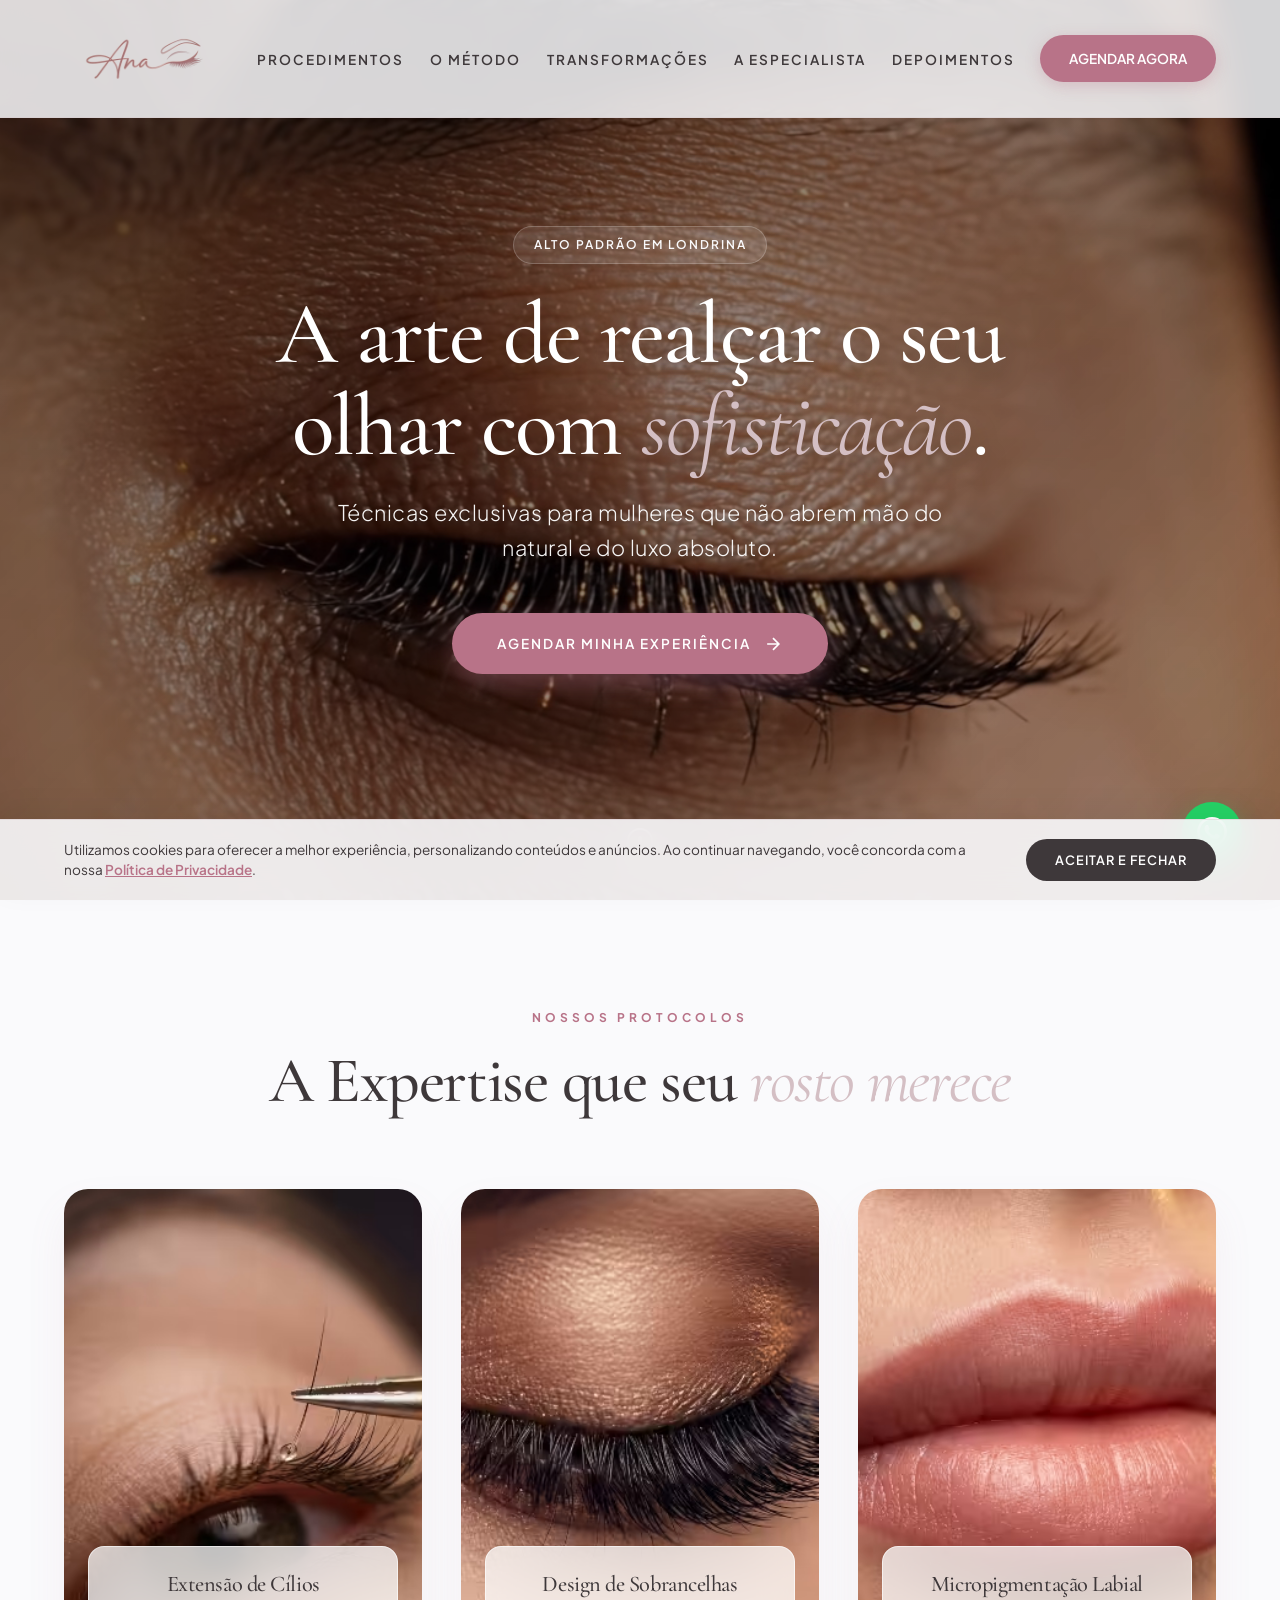
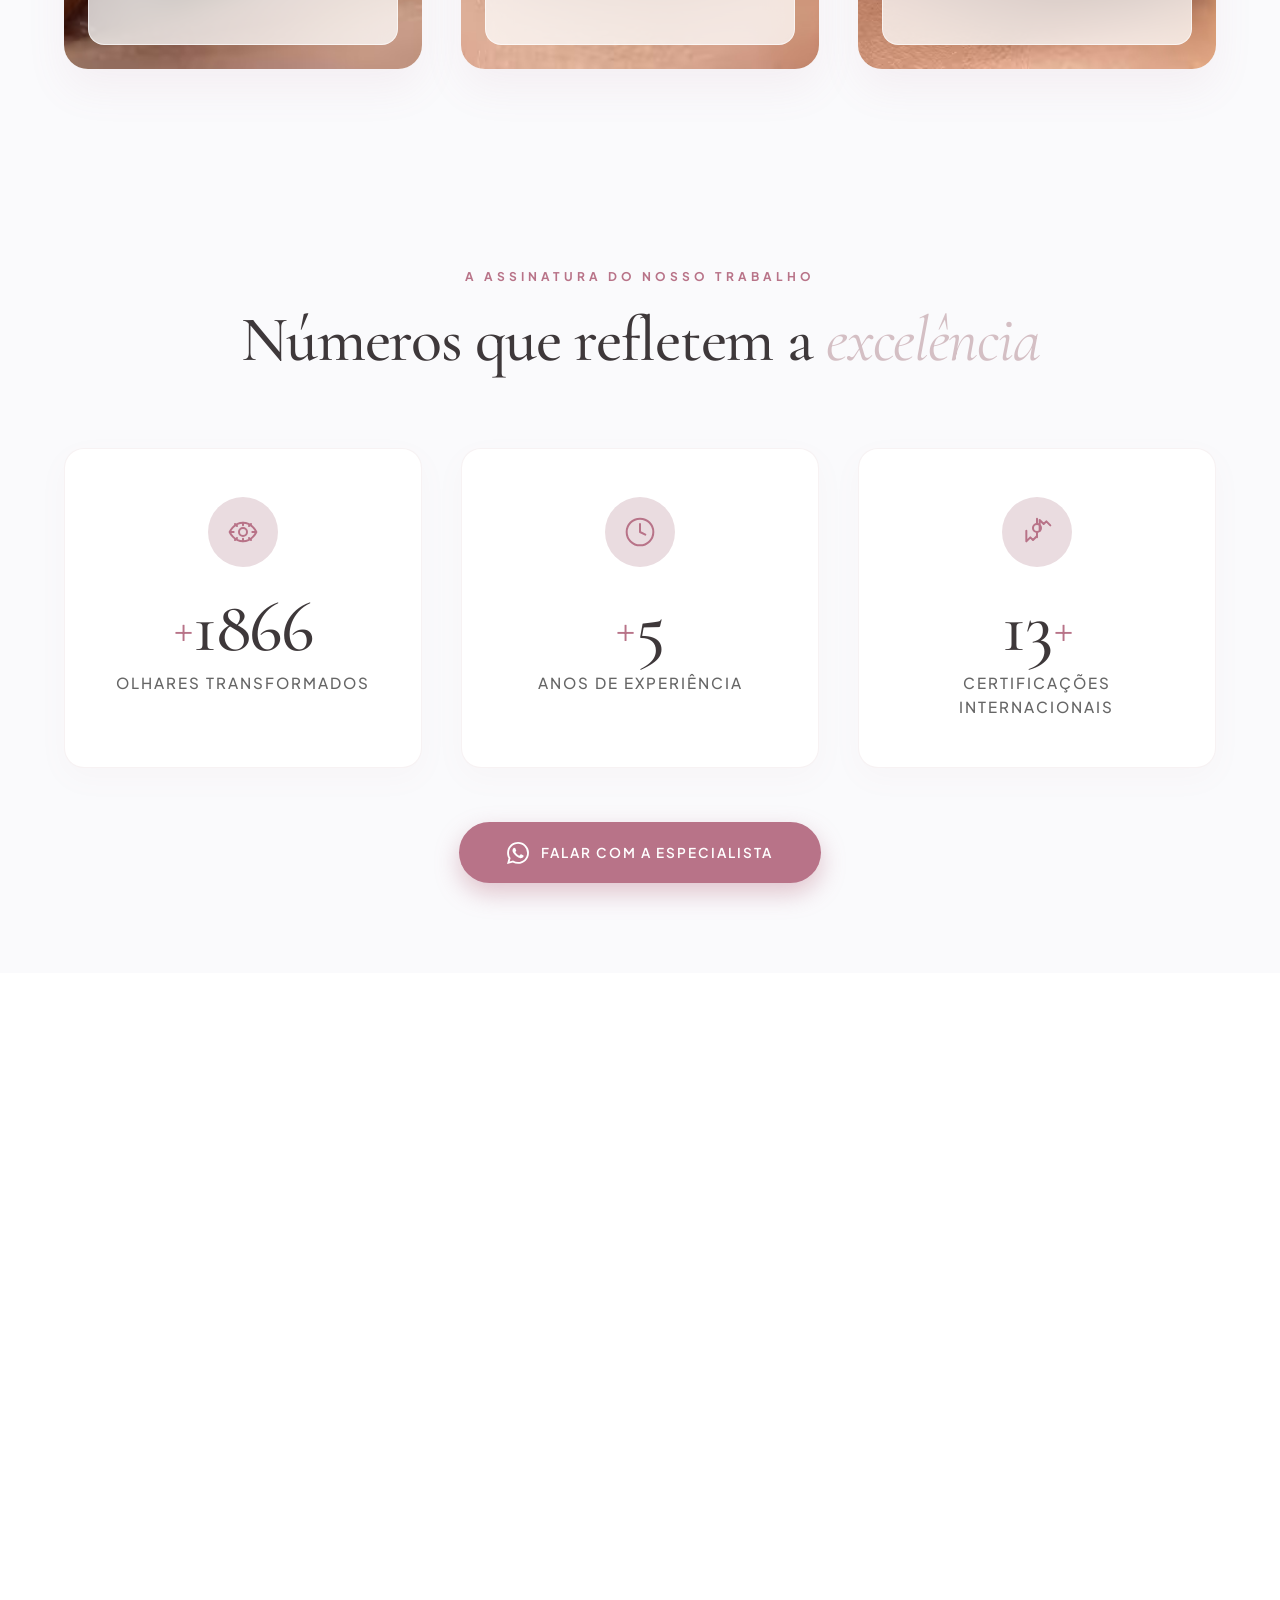
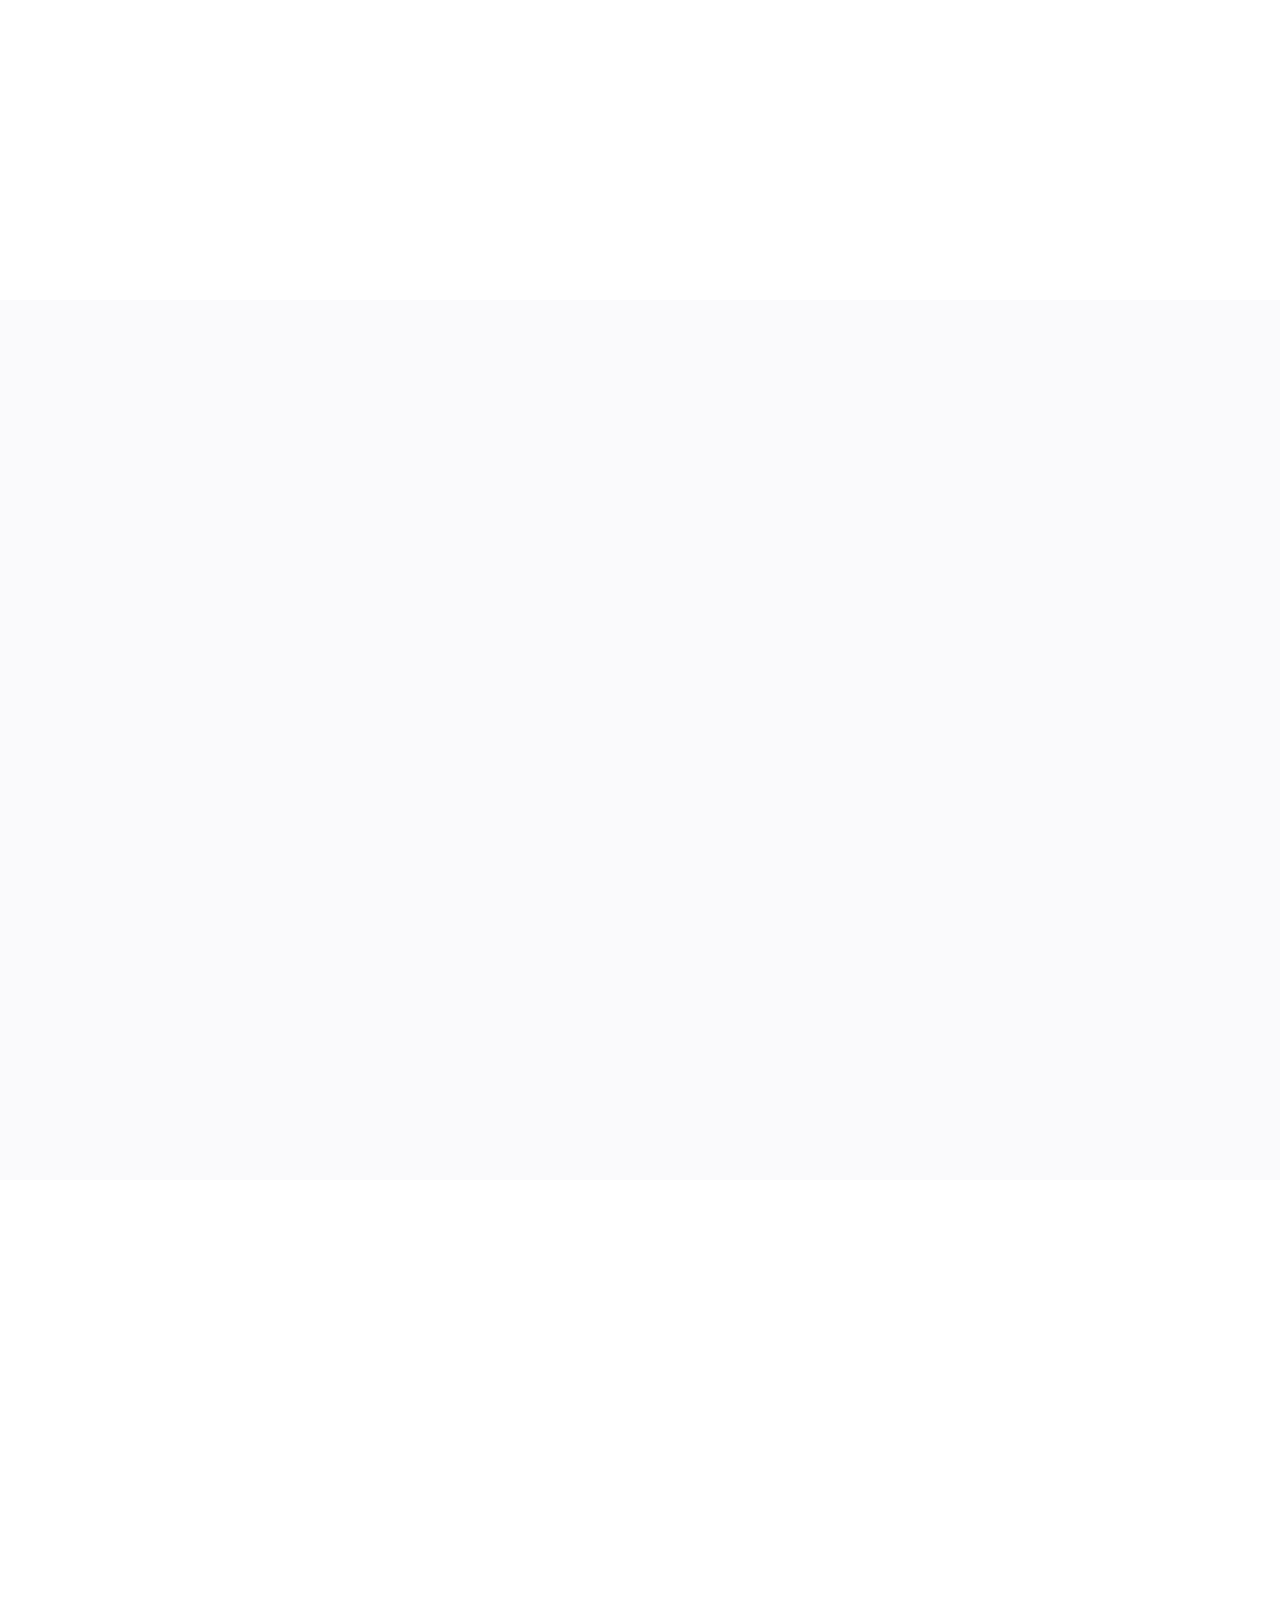
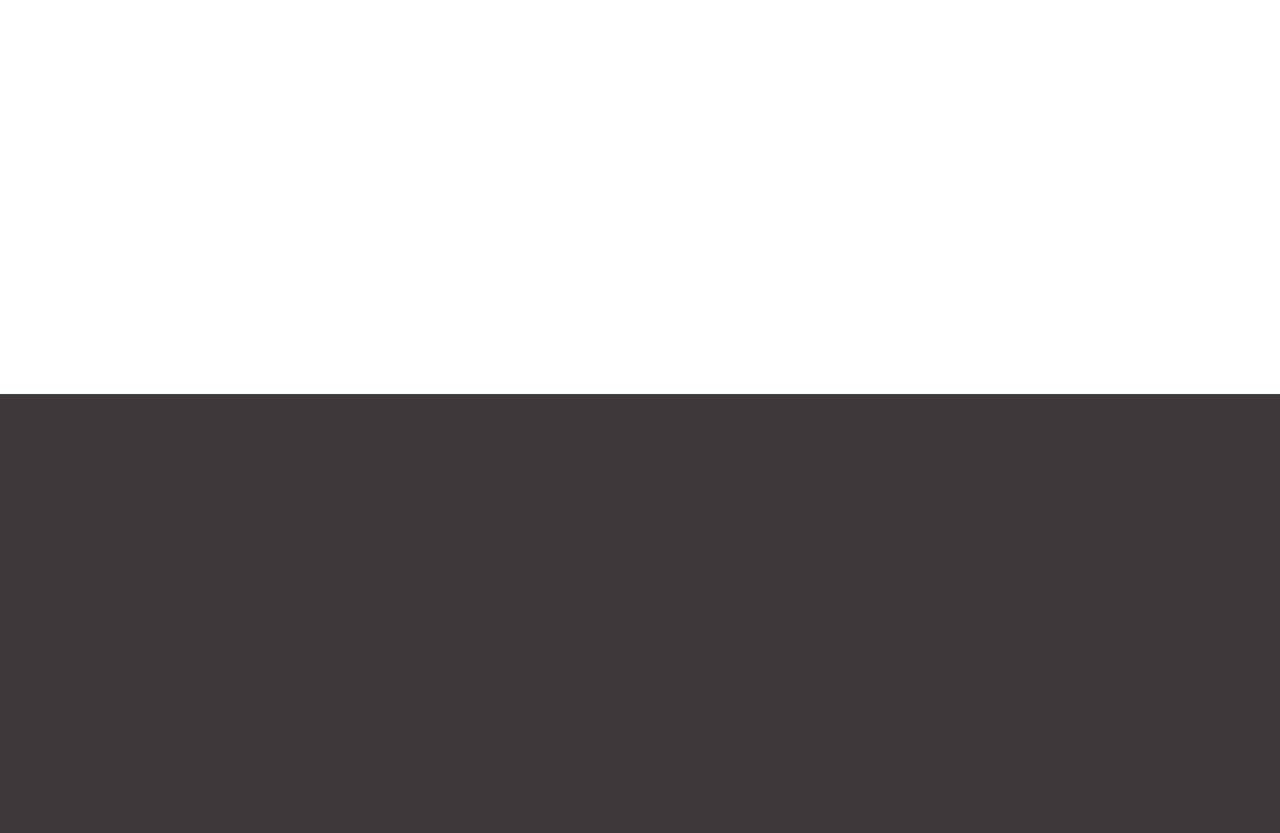
<file: index.html>
<!DOCTYPE html>
<html lang="pt-BR">

<head>
    <meta charset="UTF-8">
    <meta name="viewport" content="width=device-width, initial-scale=1.0">
    <title>Estética de Elite | Frontlab Studio</title>
    <meta name="description"
        content="Elevando a sua beleza natural com sofisticação, técnica exclusiva e atendimento de altíssimo padrão em Londrina. Especialista em cílios, sobrancelhas e lábios.">
    <link rel="preload" as="image" href="assets/img/hero-poster.webp" fetchpriority="high">
    <link rel="preconnect" href="https://fonts.googleapis.com">
    <link rel="preconnect" href="https://fonts.gstatic.com" crossorigin>
    <link
        href="https://fonts.googleapis.com/css2?family=Cormorant+Garamond:ital,wght@0,500;0,600;1,500&family=Plus+Jakarta+Sans:wght@300;400;600&display=swap"
        rel="stylesheet">
    <link rel="stylesheet" href="assets/style/style.css">
</head>

<body>

    <header class="header-main" id="header">
        <div class="container-nav">
            <a href="#" class="logo-link">
                <img src="assets/svg/logo.png" alt="Logo Estética de Elite" class="logo-img" fetchpriority="high"
                    decoding="sync">
            </a>

            <nav class="nav-desktop">
                <ul class="nav-list">
                    <li><a href="#especialidades" class="nav-item">Procedimentos</a></li>
                    <li><a href="#diferencial" class="nav-item">O Método</a></li>
                    <li><a href="#resultados" class="nav-item">Transformações</a></li>
                    <li><a href="#especialista" class="nav-item">A Especialista</a></li>
                    <li><a href="#depoimentos" class="nav-item">Depoimentos</a></li>
                    <li><a href="#agendar" class="cta-header">Agendar Agora</a></li>
                </ul>
            </nav>

            <button class="menu-toggle" aria-label="Abrir Menu" aria-expanded="false">
                <span class="line line-1"></span>
                <span class="line line-2"></span>
            </button>
        </div>

        <div class="menu-mobile-overlay">
            <nav class="nav-mobile">
                <ul class="nav-list-mobile">
                    <li><a href="#especialidades">Procedimentos</a></li>
                    <li><a href="#diferencial">O Método</a></li>
                    <li><a href="#resultados">Transformações</a></li>
                    <li><a href="#especialista">A Especialista</a></li>
                    <li><a href="#depoimentos">depoimentos</a></li>
                    <li><a href="#agendar" class="cta-mobile">Agendar Consulta</a></li>
                </ul>
            </nav>
        </div>
    </header>
    <main>

        <section class="hero-section">
            <video autoplay muted loop playsinline disablepictureinpicture class="hero-video"
                poster="assets/img/hero-poster.webp">
                <source src="assets/midia/hero-mobile.webm" type="video/webm" media="(max-width: 768px)">
                <source src="assets/midia/hero-mobile.mp4" type="video/mp4" media="(max-width: 768px)">
                <source src="assets/midia/hero-desktop.webm" type="video/webm">
                <source src="assets/midia/hero-desktop.mp4" type="video/mp4">
            </video>

            <div class="hero-overlay"></div>

            <div class="hero-container">
                <div class="hero-content">
                    <span class="hero-badge">Alto Padrão em Londrina</span>

                    <h1 class="hero-title">A arte de realçar o seu olhar com <span class="italic">sofisticação</span>.
                    </h1>
                    <p class="hero-subtitle">Técnicas exclusivas para mulheres que não abrem mão do natural e do luxo
                        absoluto.</p>

                    <div class="hero-actions">
                        <a href="#agendar" class="btn-primary-glow">
                            Agendar Minha Experiência
                            <svg width="20" height="20" viewBox="0 0 24 24" fill="none" stroke="currentColor"
                                stroke-width="2">
                                <path d="M5 12h14M12 5l7 7-7 7" />
                            </svg>
                        </a>
                    </div>
                </div>
            </div>

            <div class="scroll-indicator">
                <div class="mouse"></div>
            </div>
        </section>

        <section class="especialidades" id="especialidades">
            <div class="container">
                <header class="section-header">
                    <span class="subtitle">Nossos Protocolos</span>
                    <h2 class="title-section">A Expertise que seu <span class="italic">rosto merece</span></h2>
                </header>

                <div class="grid-especialidades">
                    <article class="card-elite">
                        <picture class="card-elite-pic">
                            <source srcset="assets/img/cilios.avif" type="image/avif">
                            <img src="assets/img/cilios.webp" alt="Extensão de Cílios Premium" loading="lazy"
                                class="card-elite-img">
                        </picture>

                        <div class="card-elite-glass">
                            <div class="glass-content">
                                <h3>Extensão de Cílios</h3>
                                <p>Volume e naturalidade sob medida.</p>
                                <button class="btn-glass-action">Descobrir Protocolo</button>
                            </div>
                        </div>
                    </article>

                    <article class="card-elite">
                        <picture class="card-elite-pic">
                            <source srcset="assets/img/sobrancelhas.avif" type="image/avif">
                            <img src="assets/img/sobrancelhas.webp" alt="Design de Sobrancelhas" loading="lazy"
                                class="card-elite-img">
                        </picture>

                        <div class="card-elite-glass">
                            <div class="glass-content">
                                <h3>Design de Sobrancelhas</h3>
                                <p>Arquitetura do olhar com precisão.</p>
                                <button class="btn-glass-action">Descobrir Protocolo</button>
                            </div>
                        </div>
                    </article>

                    <article class="card-elite">
                        <picture class="card-elite-pic">
                            <source srcset="assets/img/labios.avif" type="image/avif">
                            <img src="assets/img/labios.webp" alt="Micropigmentação Labial" loading="lazy"
                                class="card-elite-img">
                        </picture>

                        <div class="card-elite-glass">
                            <div class="glass-content">
                                <h3>Micropigmentação Labial</h3>
                                <p>Cor e contorno com efeito revitalizante.</p>
                                <button class="btn-glass-action">Descobrir Protocolo</button>
                            </div>
                        </div>
                    </article>
                </div>
            </div>
        </section>

        <section class="diferencial" id="diferencial">
            <div class="container">
                <header class="section-header">
                    <span class="subtitle">A Assinatura do Nosso Trabalho</span>
                    <h2 class="title-section">Números que refletem a <span class="italic">excelência</span></h2>
                </header>

                <div class="stats-grid">
                    <article class="stat-box">
                        <div class="stat-icon">
                            <svg viewBox="0 0 24 24" fill="none" stroke="currentColor" stroke-width="1.5"
                                stroke-linecap="round" stroke-linejoin="round">
                                <path d="M2 12s3-7 10-7 10 7 10 7-3 7-10 7-10-7-10-7Z" />
                                <circle cx="12" cy="12" r="3" />
                                <path
                                    d="M12 5v2M12 17v2M5 12H3M21 12h-2M7.5 7.5 6 6M18 6l-1.5 1.5M7.5 16.5 6 18M18 18l-1.5-1.5" />
                            </svg>
                        </div>
                        <div class="stat-content">
                            <h3 class="stat-number"><span class="prefix">+</span><span class="counter"
                                    data-target="2000">0</span></h3>
                            <p class="stat-label">Olhares Transformados</p>
                        </div>
                    </article>

                    <article class="stat-box">
                        <div class="stat-icon">
                            <svg viewBox="0 0 24 24" fill="none" stroke="currentColor" stroke-width="1.5"
                                stroke-linecap="round" stroke-linejoin="round">
                                <circle cx="12" cy="12" r="10" />
                                <polyline points="12 6 12 12 16 14" />
                            </svg>
                        </div>
                        <div class="stat-content">
                            <h3 class="stat-number"><span class="prefix">+</span><span class="counter"
                                    data-target="6">0</span></h3>
                            <p class="stat-label">Anos de Experiência</p>
                        </div>
                    </article>

                    <article class="stat-box">
                        <div class="stat-icon">
                            <svg viewBox="0 0 24 24" fill="none" stroke="currentColor" stroke-width="1.5"
                                stroke-linecap="round" stroke-linejoin="round">
                                <path d="M12 15l-3 3-2-2-3 3v-8" />
                                <path d="M22 7l-3-3-2 2-3-3v8" />
                                <circle cx="12" cy="9" r="3" />
                                <path d="M12 2v4" />
                                <path d="M12 12v4" />
                            </svg>
                        </div>
                        <div class="stat-content">
                            <h3 class="stat-number"><span class="counter" data-target="15">0</span><span
                                    class="suffix">+</span></h3>
                            <p class="stat-label">Certificações Internacionais</p>
                        </div>

                    </article>

                </div>
                <div class="diferencial-cta">
                    <a href="#agendar" class="btn-whatsapp-elite">
                        <svg viewBox="0 0 24 24" fill="currentColor" width="22" height="22">
                            <path
                                d="M17.472 14.382c-.297-.149-1.758-.867-2.03-.967-.273-.099-.471-.148-.67.15-.197.297-.767.966-.94 1.164-.173.199-.347.223-.644.075-.297-.15-1.255-.463-2.39-1.475-.883-.788-1.48-1.761-1.653-2.059-.173-.297-.018-.458.13-.606.134-.133.298-.347.446-.52.149-.174.198-.298.298-.497.099-.198.05-.371-.025-.52-.075-.149-.669-1.612-.916-2.207-.242-.579-.487-.5-.669-.51a12.8 12.8 0 0 0-.57-.01c-.198 0-.52.074-.792.372-.272.297-1.04 1.016-1.04 2.479 0 1.462 1.065 2.875 1.213 3.074.149.198 2.096 3.2 5.077 4.487.709.306 1.262.489 1.694.625.712.227 1.36.195 1.871.118.571-.085 1.758-.719 2.006-1.413.248-.694.248-1.289.173-1.413-.074-.124-.272-.198-.57-.347m-5.421 7.403h-.004a9.87 9.87 0 0 1-5.031-1.378l-.361-.214-3.741.982.998-3.648-.235-.374a9.86 9.86 0 0 1-1.51-5.26c.001-5.45 4.436-9.884 9.888-9.884 2.64 0 5.122 1.03 6.988 2.898a9.825 9.825 0 0 1 2.893 6.994c-.003 5.45-4.437 9.884-9.885 9.884m8.413-18.297A11.815 11.815 0 0 0 12.05 0C5.495 0 .16 5.335.157 11.892c0 2.096.547 4.142 1.588 5.945L.057 24l6.305-1.654a11.882 11.882 0 0 0 5.683 1.448h.005c6.554 0 11.89-5.335 11.893-11.893a11.821 11.821 0 0 0-3.48-8.413z" />
                        </svg>
                        Falar com a Especialista
                    </a>
                </div>
            </div>
        </section>

        <section class="resultados" id="resultados">
            <div class="container">
                <header class="section-header">
                    <span class="subtitle">O Poder do Nosso Método</span>
                    <h2 class="title-section">Transformações <span class="italic">Reais</span></h2>
                </header>

                <div class="grid-resultados">
                    <article class="resultado-card">
                        <div class="before-after-container" style="--position: 50%;">
                            <img src="assets/img/cilios-1-antes.webp" alt="Antes da Extensão de Cílios"
                                class="img-before" loading="lazy">
                            <img src="assets/img/cilios-1-depois.webp" alt="Depois da Extensão de Cílios"
                                class="img-after" loading="lazy">

                            <input type="range" min="0" max="100" value="50" class="slider-range"
                                aria-label="Arraste para comparar o antes e depois">

                            <div class="slider-line" aria-hidden="true">
                                <div class="slider-button">
                                    <svg viewBox="0 0 24 24" fill="none" stroke="currentColor" stroke-width="2">
                                        <path d="M8 9l-4 3 4 3M16 9l4 3-4 3" />
                                    </svg>
                                </div>
                            </div>

                            <span class="label-before">Antes</span>
                            <span class="label-after">Depois</span>
                        </div>
                        <div class="resultado-info">
                            <h3>Extensão de Cílios</h3>
                            <p>Técnica Fio a Fio Clássico</p>
                        </div>
                    </article>

                    <article class="resultado-card">
                        <div class="before-after-container" style="--position: 50%;">
                            <img src="assets/img/cilios-2-antes.webp" alt="Antes da Extensão de Cílios"
                                class="img-before" loading="lazy">
                            <img src="assets/img/cilios-2-depois.webp" alt="Depois da Extensão de Cílios"
                                class="img-after" loading="lazy">

                            <input type="range" min="0" max="100" value="50" class="slider-range"
                                aria-label="Arraste para comparar o antes e depois">

                            <div class="slider-line" aria-hidden="true">
                                <div class="slider-button">
                                    <svg viewBox="0 0 24 24" fill="none" stroke="currentColor" stroke-width="2">
                                        <path d="M8 9l-4 3 4 3M16 9l4 3-4 3" />
                                    </svg>
                                </div>
                            </div>

                            <span class="label-before">Antes</span>
                            <span class="label-after">Depois</span>
                        </div>
                        <div class="resultado-info">
                            <h3>Extensão de Cílios</h3>
                            <p>Volume Brasileiro</p>
                        </div>
                    </article>

                    <article class="resultado-card">
                        <div class="before-after-container" style="--position: 50%;">
                            <img src="assets/img/labial-antes.webp" alt="Antes da Micropigmentação Labial"
                                class="img-before" loading="lazy">
                            <img src="assets/img/labial-depois.webp" alt="Depois da Micropigmentação Labial"
                                class="img-after" loading="lazy">

                            <input type="range" min="0" max="100" value="50" class="slider-range"
                                aria-label="Arraste para comparar o antes e depois">

                            <div class="slider-line" aria-hidden="true">
                                <div class="slider-button">
                                    <svg viewBox="0 0 24 24" fill="none" stroke="currentColor" stroke-width="2">
                                        <path d="M8 9l-4 3 4 3M16 9l4 3-4 3" />
                                    </svg>
                                </div>
                            </div>

                            <span class="label-before">Antes</span>
                            <span class="label-after">Depois</span>
                        </div>
                        <div class="resultado-info">
                            <h3>Micropigmentação Labial</h3>
                            <p>Revitalização e Neutralização</p>
                        </div>
                    </article>
                </div>
            </div>
        </section>

        <section class="especialista" id="especialista">
            <div class="container especialista-container">
                <div class="especialista-visual anim-scroll anim-left">
                    <div class="blob-bg"></div>
                    <picture class="pic-especialista">
                        <source srcset="assets/img/Especialista.avif" type="image/avif">
                        <img src="assets/img/Especialista.webp" alt="Sua Especialista em Estética de Elite"
                            loading="lazy" class="img-especialista">
                    </picture>

                    <div class="experiencia-badge anim-scroll anim-up" style="transition-delay: 0.4s;">
                        <span class="badge-number">6+</span>
                        <span class="badge-text">Anos esculpindo<br>olhares</span>
                    </div>
                </div>

                <div class="especialista-content anim-scroll anim-right" style="transition-delay: 0.2s;">
                    <header class="section-header align-left">
                        <span class="subtitle">A Mente Por Trás da Arte</span>
                        <h2 class="title-section">Muito prazer, sou a <span class="italic">sua Especialista</span></h2>
                    </header>

                    <div class="especialista-bio">
                        <p>Com múltiplas certificações internacionais, desenvolvi um método focado na anatomia
                            individual. Aqui, não replicamos padrões artificiais; nós lapidamos os seus traços para
                            revelar uma beleza autêntica e inconfundível.</p>
                        <p>Meu propósito vai além da estética: é sobre devolver a sua <strong>confiança e
                                sofisticação</strong> logo no primeiro olhar no espelho.</p>
                    </div>

                    <div class="especialista-assinatura">
                        <span class="assinatura-texto"
                            style="font-family: var(--fonte-titulo); font-size: 2rem; font-style: italic; color: var(--cor-secundaria);">Sua
                            Especialista</span>
                    </div>

                    <a href="#agendar" class="btn-whatsapp-elite cta-especialista">
                        <svg viewBox="0 0 24 24" fill="currentColor" width="22" height="22">
                            <path
                                d="M17.472 14.382c-.297-.149-1.758-.867-2.03-.967-.273-.099-.471-.148-.67.15-.197.297-.767.966-.94 1.164-.173.199-.347.223-.644.075-.297-.15-1.255-.463-2.39-1.475-.883-.788-1.48-1.761-1.653-2.059-.173-.297-.018-.458.13-.606.134-.133.298-.347.446-.52.149-.174.198-.298.298-.497.099-.198.05-.371-.025-.52-.075-.149-.669-1.612-.916-2.207-.242-.579-.487-.5-.669-.51a12.8 12.8 0 0 0-.57-.01c-.198 0-.52.074-.792.372-.272.297-1.04 1.016-1.04 2.479 0 1.462 1.065 2.875 1.213 3.074.149.198 2.096 3.2 5.077 4.487.709.306 1.262.489 1.694.625.712.227 1.36.195 1.871.118.571-.085 1.758-.719 2.006-1.413.248-.694.248-1.289.173-1.413-.074-.124-.272-.198-.57-.347m-5.421 7.403h-.004a9.87 9.87 0 0 1-5.031-1.378l-.361-.214-3.741.982.998-3.648-.235-.374a9.86 9.86 0 0 1-1.51-5.26c.001-5.45 4.436-9.884 9.888-9.884 2.64 0 5.122 1.03 6.988 2.898a9.825 9.825 0 0 1 2.893 6.994c-.003 5.45-4.437 9.884-9.885 9.884m8.413-18.297A11.815 11.815 0 0 0 12.05 0C5.495 0 .16 5.335.157 11.892c0 2.096.547 4.142 1.588 5.945L.057 24l6.305-1.654a11.882 11.882 0 0 0 5.683 1.448h.005c6.554 0 11.89-5.335 11.893-11.893a11.821 11.821 0 0 0-3.48-8.413z" />
                        </svg>
                        Falar comigo no WhatsApp
                    </a>
                </div>
            </div>
        </section>

        <section class="depoimentos" id="depoimentos">
            <div class="container relative-container">
                <header class="section-header">
                    <span class="subtitle">A Voz da Experiência</span>
                    <h2 class="title-section">O que dizem as <span class="italic">nossas clientes</span></h2>
                </header>

                <div class="carousel-wrapper anim-scroll anim-up">
                    <button class="carousel-btn prev-btn" aria-label="Depoimento Anterior">
                        <svg viewBox="0 0 24 24" fill="none" stroke="currentColor" stroke-width="2">
                            <path d="M15 19l-7-7 7-7" />
                        </svg>
                    </button>

                    <div class="carousel-depoimentos" id="track-depoimentos">
                        <article class="depoimento-card">
                            <div class="quote-icon">
                                <svg viewBox="0 0 24 24" fill="currentColor">
                                    <path
                                        d="M14.017 21v-7.391c0-5.704 3.731-9.57 8.983-10.609l.995 2.151c-2.432.917-3.995 3.638-3.995 5.849h4v10h-9.983zm-14.017 0v-7.391c0-5.704 3.748-9.57 9-10.609l.996 2.151c-2.433.917-3.996 3.638-3.996 5.849h3.983v10h-9.983z" />
                                </svg>
                            </div>
                            <div class="stars">
                                <svg viewBox="0 0 24 24" fill="var(--cor-accent)">
                                    <path
                                        d="M12 17.27L18.18 21l-1.64-7.03L22 9.24l-7.19-.61L12 2 9.19 8.63 2 9.24l5.46 4.73L5.82 21z" />
                                </svg>
                                <svg viewBox="0 0 24 24" fill="var(--cor-accent)">
                                    <path
                                        d="M12 17.27L18.18 21l-1.64-7.03L22 9.24l-7.19-.61L12 2 9.19 8.63 2 9.24l5.46 4.73L5.82 21z" />
                                </svg>
                                <svg viewBox="0 0 24 24" fill="var(--cor-accent)">
                                    <path
                                        d="M12 17.27L18.18 21l-1.64-7.03L22 9.24l-7.19-.61L12 2 9.19 8.63 2 9.24l5.46 4.73L5.82 21z" />
                                </svg>
                                <svg viewBox="0 0 24 24" fill="var(--cor-accent)">
                                    <path
                                        d="M12 17.27L18.18 21l-1.64-7.03L22 9.24l-7.19-.61L12 2 9.19 8.63 2 9.24l5.46 4.73L5.82 21z" />
                                </svg>
                                <svg viewBox="0 0 24 24" fill="var(--cor-accent)">
                                    <path
                                        d="M12 17.27L18.18 21l-1.64-7.03L22 9.24l-7.19-.61L12 2 9.19 8.63 2 9.24l5.46 4.73L5.82 21z" />
                                </svg>
                            </div>
                            <p class="review-text">"A experiência é surreal. O ambiente, o atendimento e o resultado
                                final da minha extensão de cílios superaram todas as expectativas. Não troco por nada!"
                            </p>
                            <div class="client-info">
                                <img src="assets/img/cliente1.webp" alt="Foto da Cliente" class="client-avatar"
                                    loading="lazy">
                                <div class="client-details">
                                    <h4>Marcela Fontes</h4>
                                    <span>Volume Brasileiro</span>
                                </div>
                            </div>
                        </article>

                        <article class="depoimento-card">
                            <div class="quote-icon"><svg viewBox="0 0 24 24" fill="currentColor">
                                    <path
                                        d="M14.017 21v-7.391c0-5.704 3.731-9.57 8.983-10.609l.995 2.151c-2.432.917-3.995 3.638-3.995 5.849h4v10h-9.983zm-14.017 0v-7.391c0-5.704 3.748-9.57 9-10.609l.996 2.151c-2.433.917-3.996 3.638-3.996 5.849h3.983v10h-9.983z" />
                                </svg></div>
                            <div class="stars">
                                <svg viewBox="0 0 24 24" fill="var(--cor-accent)">
                                    <path
                                        d="M12 17.27L18.18 21l-1.64-7.03L22 9.24l-7.19-.61L12 2 9.19 8.63 2 9.24l5.46 4.73L5.82 21z" />
                                </svg>
                                <svg viewBox="0 0 24 24" fill="var(--cor-accent)">
                                    <path
                                        d="M12 17.27L18.18 21l-1.64-7.03L22 9.24l-7.19-.61L12 2 9.19 8.63 2 9.24l5.46 4.73L5.82 21z" />
                                </svg>
                                <svg viewBox="0 0 24 24" fill="var(--cor-accent)">
                                    <path
                                        d="M12 17.27L18.18 21l-1.64-7.03L22 9.24l-7.19-.61L12 2 9.19 8.63 2 9.24l5.46 4.73L5.82 21z" />
                                </svg>
                                <svg viewBox="0 0 24 24" fill="var(--cor-accent)">
                                    <path
                                        d="M12 17.27L18.18 21l-1.64-7.03L22 9.24l-7.19-.61L12 2 9.19 8.63 2 9.24l5.46 4.73L5.82 21z" />
                                </svg>
                                <svg viewBox="0 0 24 24" fill="var(--cor-accent)">
                                    <path
                                        d="M12 17.27L18.18 21l-1.64-7.03L22 9.24l-7.19-.61L12 2 9.19 8.63 2 9.24l5.46 4.73L5.82 21z" />
                                </svg>
                            </div>
                            <p class="review-text">"Sempre tive medo de fazer micropigmentação e ficar artificial. Mas a
                                técnica utilizada me deixou com lábios perfeitamente naturais e com cor de saúde."</p>
                            <div class="client-info">
                                <img src="assets/img/cliente2.webp" alt="Foto da Cliente" class="client-avatar"
                                    loading="lazy">
                                <div class="client-details">
                                    <h4>Juliana Mendes</h4>
                                    <span>Micropigmentação Labial</span>
                                </div>
                            </div>
                        </article>

                        <article class="depoimento-card">
                            <div class="quote-icon"><svg viewBox="0 0 24 24" fill="currentColor">
                                    <path
                                        d="M14.017 21v-7.391c0-5.704 3.731-9.57 8.983-10.609l.995 2.151c-2.432.917-3.995 3.638-3.995 5.849h4v10h-9.983zm-14.017 0v-7.391c0-5.704 3.748-9.57 9-10.609l.996 2.151c-2.433.917-3.996 3.638-3.996 5.849h3.983v10h-9.983z" />
                                </svg></div>
                            <div class="stars">
                                <svg viewBox="0 0 24 24" fill="var(--cor-accent)">
                                    <path
                                        d="M12 17.27L18.18 21l-1.64-7.03L22 9.24l-7.19-.61L12 2 9.19 8.63 2 9.24l5.46 4.73L5.82 21z" />
                                </svg>
                                <svg viewBox="0 0 24 24" fill="var(--cor-accent)">
                                    <path
                                        d="M12 17.27L18.18 21l-1.64-7.03L22 9.24l-7.19-.61L12 2 9.19 8.63 2 9.24l5.46 4.73L5.82 21z" />
                                </svg>
                                <svg viewBox="0 0 24 24" fill="var(--cor-accent)">
                                    <path
                                        d="M12 17.27L18.18 21l-1.64-7.03L22 9.24l-7.19-.61L12 2 9.19 8.63 2 9.24l5.46 4.73L5.82 21z" />
                                </svg>
                                <svg viewBox="0 0 24 24" fill="var(--cor-accent)">
                                    <path
                                        d="M12 17.27L18.18 21l-1.64-7.03L22 9.24l-7.19-.61L12 2 9.19 8.63 2 9.24l5.46 4.73L5.82 21z" />
                                </svg>
                                <svg viewBox="0 0 24 24" fill="var(--cor-accent)">
                                    <path
                                        d="M12 17.27L18.18 21l-1.64-7.03L22 9.24l-7.19-.61L12 2 9.19 8.63 2 9.24l5.46 4.73L5.82 21z" />
                                </svg>
                            </div>
                            <p class="review-text">"Design perfeito! Ela conseguiu alinhar o formato das minhas
                                sobrancelhas com o meu rosto de uma forma que eu nunca tinha visto antes. Profissional
                                ímpar."</p>
                            <div class="client-info">
                                <img src="assets/img/cliente3.webp" alt="Foto da Cliente" class="client-avatar"
                                    loading="lazy">
                                <div class="client-details">
                                    <h4>Carolina Costa</h4>
                                    <span>Design de Sobrancelhas</span>
                                </div>
                            </div>
                        </article>
                    </div>

                    <button class="carousel-btn next-btn" aria-label="Próximo Depoimento">
                        <svg viewBox="0 0 24 24" fill="none" stroke="currentColor" stroke-width="2">
                            <path d="M9 5l7 7-7 7" />
                        </svg>
                    </button>
                </div>
            </div>
        </section>

        <footer class="footer-elite">
            <div class="container">
                <div class="footer-grid">
                    <div class="footer-brand anim-scroll anim-up">
                        <img src="assets/svg/logo.png" alt="Logo Estética de Elite" class="footer-logo" loading="lazy"
                            style="filter: brightness(0) invert(1);">
                        <p class="footer-bio">Elevando a sua beleza natural com sofisticação, técnica exclusiva e
                            atendimento de altíssimo padrão em Londrina.</p>

                        <div class="social-links">
                            <a href="#" aria-label="Instagram" target="_blank" rel="noopener noreferrer"
                                class="social-icon">
                                <svg viewBox="0 0 24 24" fill="none" stroke="currentColor" stroke-width="1.5"
                                    stroke-linecap="round" stroke-linejoin="round">
                                    <rect x="2" y="2" width="20" height="20" rx="5" ry="5"></rect>
                                    <path d="M16 11.37A4 4 0 1 1 12.63 8 4 4 0 0 1 16 11.37z"></path>
                                    <line x1="17.5" y1="6.5" x2="17.51" y2="6.5"></line>
                                </svg>
                            </a>
                            <a href="#" aria-label="Facebook" target="_blank" rel="noopener noreferrer"
                                class="social-icon">
                                <svg viewBox="0 0 24 24" fill="none" stroke="currentColor" stroke-width="1.5"
                                    stroke-linecap="round" stroke-linejoin="round">
                                    <path d="M18 2h-3a5 5 0 0 0-5 5v3H7v4h3v8h4v-8h3l1-4h-4V7a1 1 0 0 1 1-1h3z"></path>
                                </svg>
                            </a>
                        </div>
                    </div>

                    <div class="footer-links anim-scroll anim-up" style="transition-delay: 0.1s;">
                        <h4 class="footer-title">Navegação Rápida</h4>
                        <ul class="footer-list">
                            <li><a href="#especialidades">Nossos Protocolos</a></li>
                            <li><a href="#diferencial">O Método</a></li>
                            <li><a href="#resultados">Transformações</a></li>
                            <li><a href="#especialista">A Especialista</a></li>
                            <li><a href="#depoimentos">Depoimentos</a></li>
                        </ul>
                    </div>

                    <div class="footer-contact anim-scroll anim-up" style="transition-delay: 0.2s;">
                        <h4 class="footer-title">Atendimento</h4>
                        <ul class="footer-list">
                            <li>
                                <a href="#agendar" class="contact-highlight">
                                    <svg viewBox="0 0 24 24" fill="none" stroke="currentColor" stroke-width="2">
                                        <path
                                            d="M22 16.92v3a2 2 0 0 1-2.18 2 19.79 19.79 0 0 1-8.63-3.07 19.5 19.5 0 0 1-6-6 19.79 19.79 0 0 1-3.07-8.67A2 2 0 0 1 4.11 2h3a2 2 0 0 1 2 1.72 12.84 12.84 0 0 0 .7 2.81 2 2 0 0 1-.45 2.11L8.09 9.91a16 16 0 0 0 6 6l1.27-1.27a2 2 0 0 1 2.11-.45 12.84 12.84 0 0 0 2.81.7A2 2 0 0 1 22 16.92z" />
                                    </svg>
                                    (43) 99999-9999
                                </a>
                            </li>

                            <li>
                                <a href="mailto:contato@esteticadeelite.com.br">
                                    <svg viewBox="0 0 24 24" fill="none" stroke="currentColor" stroke-width="1.5"
                                        stroke-linecap="round" stroke-linejoin="round" width="18" height="18">
                                        <path
                                            d="M4 4h16c1.1 0 2 .9 2 2v12c0 1.1-.9 2-2 2H4c-1.1 0-2-.9-2-2V6c0-1.1.9-2 2-2z">
                                        </path>
                                        <polyline points="22,6 12,13 2,6"></polyline>
                                    </svg>
                                    contato@esteticadeelite.com.br
                                </a>
                            </li>

                            <li>
                                <a href="https://maps.google.com/?q=Londrina+PR" target="_blank"
                                    rel="noopener noreferrer" class="link-maps">
                                    <svg viewBox="0 0 24 24" fill="none" stroke="currentColor" stroke-width="2"
                                        width="20" height="20">
                                        <path d="M21 10c0 7-9 13-9 13s-9-6-9-13a9 9 0 0 1 18 0z"></path>
                                        <circle cx="12" cy="10" r="3"></circle>
                                    </svg>
                                    <div>
                                        <span>Edifício Premium, Sala 101</span>
                                        <span class="sub-address">Gleba Palhano, Londrina - PR</span>
                                    </div>
                                </a>
                            </li>
                        </ul>
                    </div>

                    <div class="footer-hours anim-scroll anim-up" style="transition-delay: 0.3s;">
                        <h4 class="footer-title">Horário de Funcionamento</h4>
                        <div class="hours-box">
                            <p><strong>Seg - Sex:</strong> 09h00 às 19h00</p>
                            <p><strong>Sábados:</strong> 09h00 às 13h00</p>
                            <p><strong>Domingo:</strong> Fechado</p>
                        </div>
                    </div>
                </div>
            </div>

            <div class="footer-bottom">
                <div class="container bottom-flex">
                    <div class="copyright-area">
                        <p>©
                            <script>document.write(new Date().getFullYear())</script> Estética de Elite.
                        </p>
                        <div class="legal-links">
                            <a href="legal/privacidade.html">Privacidade</a>
                            <span class="separator">•</span>
                            <a href="legal/termos.html">Termos</a>
                        </div>
                    </div>

                    <div class="agency-signature">
                        <p>Engineered by
                            <a href="https://frontlabstudio.com.br/" target="_blank" rel="noopener noreferrer"
                                class="frontlab-signature">
                                Frontlab Studio<span class="status-dot"></span>
                            </a>
                        </p>
                    </div>
                </div>
            </div>
        </footer>

        <a href="https://wa.me/5543999999999?text=Olá!%20Gostaria%20de%20agendar%20uma%20avaliação." target="_blank"
            rel="noopener noreferrer" class="floating-whatsapp" aria-label="Falar no WhatsApp">
            <svg viewBox="0 0 24 24" fill="currentColor" width="30" height="30">
                <path
                    d="M17.472 14.382c-.297-.149-1.758-.867-2.03-.967-.273-.099-.471-.148-.67.15-.197.297-.767.966-.94 1.164-.173.199-.347.223-.644.075-.297-.15-1.255-.463-2.39-1.475-.883-.788-1.48-1.761-1.653-2.059-.173-.297-.018-.458.13-.606.134-.133.298-.347.446-.52.149-.174.198-.298.298-.497.099-.198.05-.371-.025-.52-.075-.149-.669-1.612-.916-2.207-.242-.579-.487-.5-.669-.51a12.8 12.8 0 0 0-.57-.01c-.198 0-.52.074-.792.372-.272.297-1.04 1.016-1.04 2.479 0 1.462 1.065 2.875 1.213 3.074.149.198 2.096 3.2 5.077 4.487.709.306 1.262.489 1.694.625.712.227 1.36.195 1.871.118.571-.085 1.758-.719 2.006-1.413.248-.694.248-1.289.173-1.413-.074-.124-.272-.198-.57-.347m-5.421 7.403h-.004a9.87 9.87 0 0 1-5.031-1.378l-.361-.214-3.741.982.998-3.648-.235-.374a9.86 9.86 0 0 1-1.51-5.26c.001-5.45 4.436-9.884 9.888-9.884 2.64 0 5.122 1.03 6.988 2.898a9.825 9.825 0 0 1 2.893 6.994c-.003 5.45-4.437 9.884-9.885 9.884m8.413-18.297A11.815 11.815 0 0 0 12.05 0C5.495 0 .16 5.335.157 11.892c0 2.096.547 4.142 1.588 5.945L.057 24l6.305-1.654a11.882 11.882 0 0 0 5.683 1.448h.005c6.554 0 11.89-5.335 11.893-11.893a11.821 11.821 0 0 0-3.48-8.413z" />
            </svg>
            <span class="whatsapp-tooltip">Agendar Avaliação</span>
        </a>

        <div id="cookie-banner" class="cookie-banner">
            <div class="cookie-content">
                <p>Utilizamos cookies para oferecer a melhor experiência, personalizando conteúdos e anúncios. Ao
                    continuar navegando, você concorda com a nossa <a href="legal/privacidade.html">Política de
                        Privacidade</a>.</p>
                <button id="accept-cookies" class="btn-cookie">Aceitar e Fechar</button>
            </div>
        </div>


    </main>

    <script src="assets/script/script.js" defer></script>
</body>

</html>
</file>
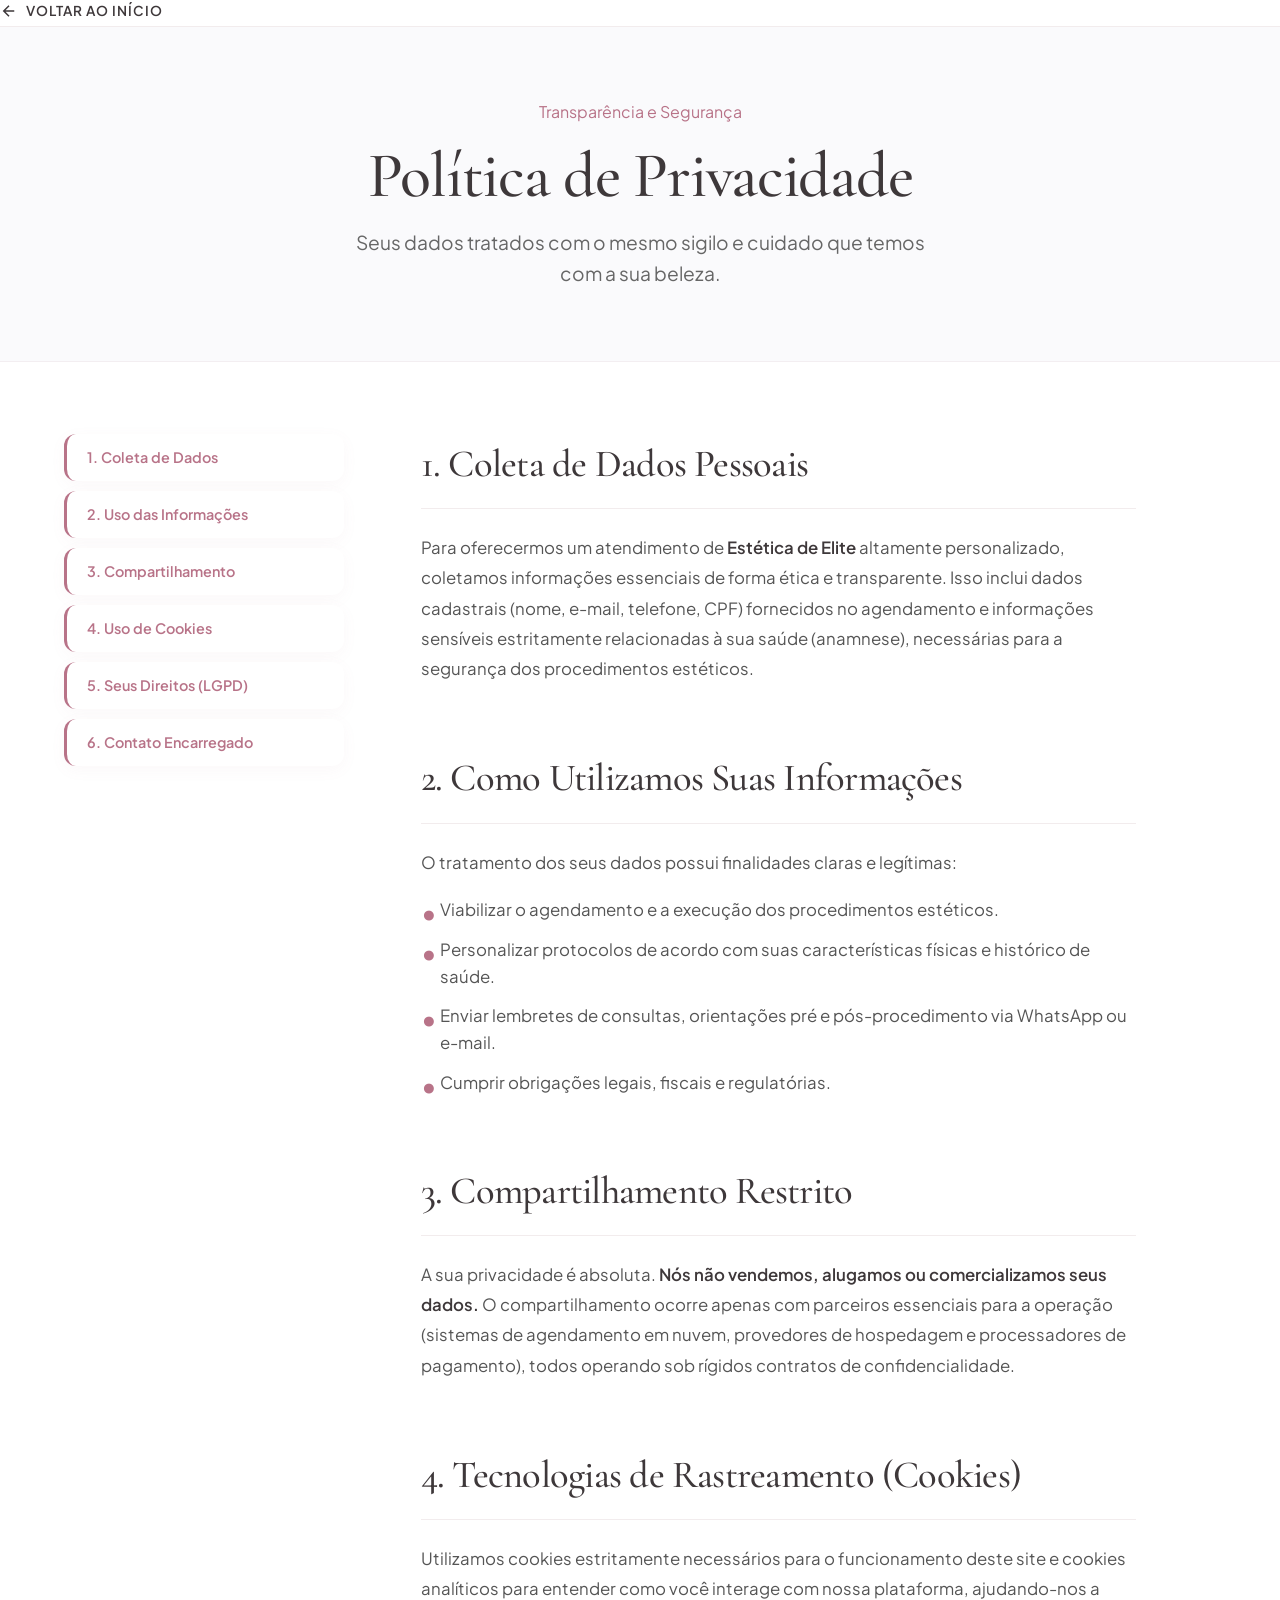
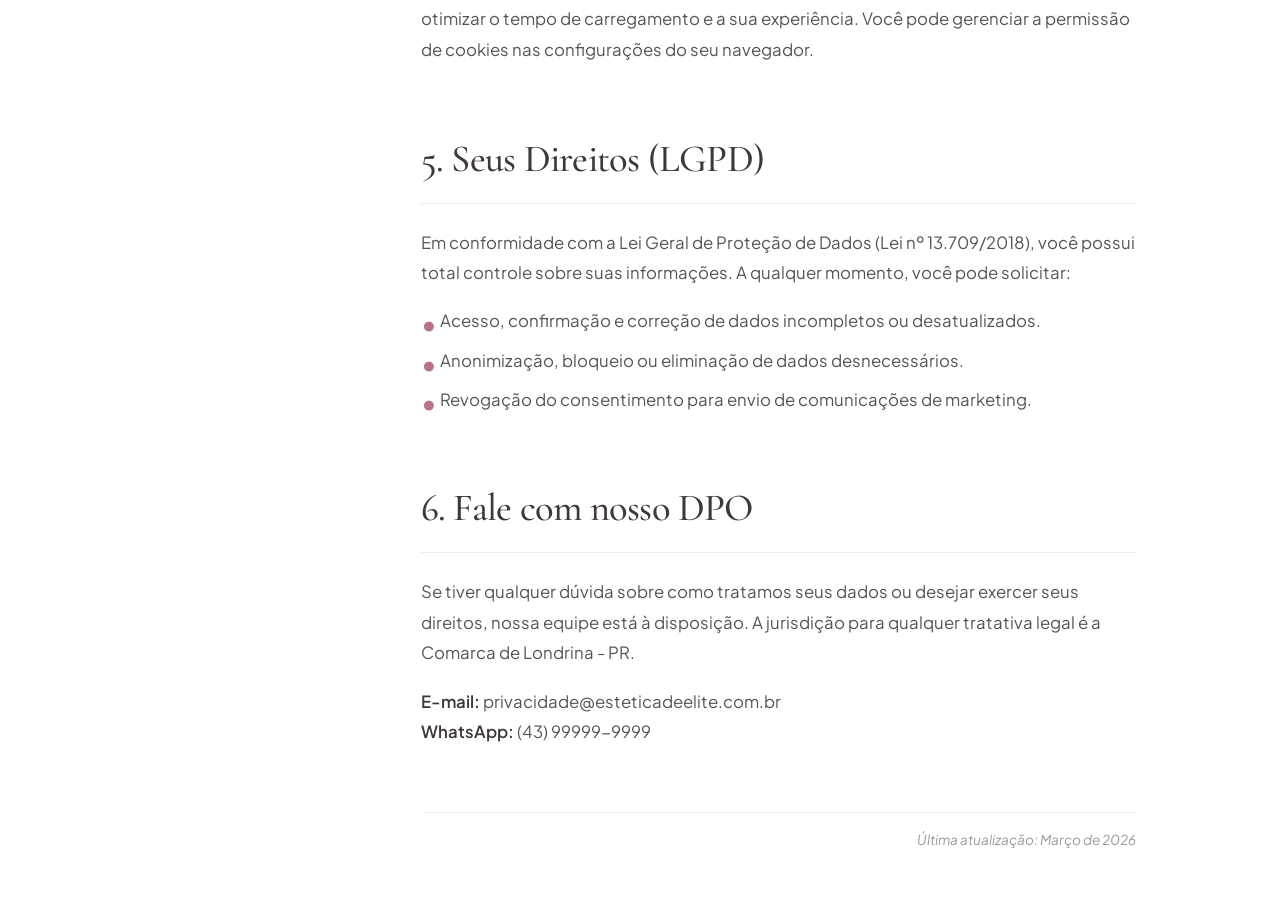
<file: legal/privacidade.html>
<!DOCTYPE html>
<html lang="pt-BR">

<head>
    <meta charset="UTF-8">
    <meta name="viewport" content="width=device-width, initial-scale=1.0">
    <title>Política de Privacidade | Estética de Elite</title>
    <link rel="preconnect" href="https://fonts.googleapis.com">
    <link rel="preconnect" href="https://fonts.gstatic.com" crossorigin>
    <link
        href="https://fonts.googleapis.com/css2?family=Cormorant+Garamond:ital,wght@0,500;0,600;1,500&family=Plus+Jakarta+Sans:wght@300;400;600&display=swap"
        rel="stylesheet">
    <link rel="stylesheet" href="../assets/style/legal.css">
</head>

<body class="legal-body">

    <header class="header-main static-header">
        <div class="container-nav">
            <a href="../index.html" class="btn-voltar">
                <svg viewBox="0 0 24 24" fill="none" stroke="currentColor" stroke-width="2">
                    <path d="M19 12H5M12 19l-7-7 7-7" />
                </svg>
                Voltar ao Início
            </a>
        </div>
    </header>

    <main class="legal-main">
        <div class="legal-hero">
            <span class="hero-badge">Transparência e Segurança</span>
            <h1 class="hero-title">Política de <span class="italic">Privacidade</span></h1>
            <p>Seus dados tratados com o mesmo sigilo e cuidado que temos com a sua beleza.</p>
        </div>

        <div class="container legal-container">
            <aside class="legal-sidebar">
                <nav class="legal-nav">
                    <ul>
                        <li><a href="#coleta" class="active">1. Coleta de Dados</a></li>
                        <li><a href="#uso">2. Uso das Informações</a></li>
                        <li><a href="#compartilhamento">3. Compartilhamento</a></li>
                        <li><a href="#cookies">4. Uso de Cookies</a></li>
                        <li><a href="#direitos">5. Seus Direitos (LGPD)</a></li>
                        <li><a href="#contato">6. Contato Encarregado</a></li>
                    </ul>
                </nav>
            </aside>

            <div class="legal-content">
                <section id="coleta" class="legal-section">
                    <h2>1. Coleta de Dados Pessoais</h2>
                    <p>Para oferecermos um atendimento de <strong>Estética de Elite</strong> altamente personalizado,
                        coletamos informações essenciais de forma ética e transparente. Isso inclui dados cadastrais
                        (nome, e-mail, telefone, CPF) fornecidos no agendamento e informações sensíveis estritamente
                        relacionadas à sua saúde (anamnese), necessárias para a segurança dos procedimentos estéticos.
                    </p>
                </section>

                <section id="uso" class="legal-section">
                    <h2>2. Como Utilizamos Suas Informações</h2>
                    <p>O tratamento dos seus dados possui finalidades claras e legítimas:</p>
                    <ul>
                        <li>Viabilizar o agendamento e a execução dos procedimentos estéticos.</li>
                        <li>Personalizar protocolos de acordo com suas características físicas e histórico de saúde.
                        </li>
                        <li>Enviar lembretes de consultas, orientações pré e pós-procedimento via WhatsApp ou e-mail.
                        </li>
                        <li>Cumprir obrigações legais, fiscais e regulatórias.</li>
                    </ul>
                </section>

                <section id="compartilhamento" class="legal-section">
                    <h2>3. Compartilhamento Restrito</h2>
                    <p>A sua privacidade é absoluta. <strong>Nós não vendemos, alugamos ou comercializamos seus
                            dados.</strong> O compartilhamento ocorre apenas com parceiros essenciais para a operação
                        (sistemas de agendamento em nuvem, provedores de hospedagem e processadores de pagamento), todos
                        operando sob rígidos contratos de confidencialidade.</p>
                </section>

                <section id="cookies" class="legal-section">
                    <h2>4. Tecnologias de Rastreamento (Cookies)</h2>
                    <p>Utilizamos cookies estritamente necessários para o funcionamento deste site e cookies analíticos
                        para entender como você interage com nossa plataforma, ajudando-nos a otimizar o tempo de
                        carregamento e a sua experiência. Você pode gerenciar a permissão de cookies nas configurações
                        do seu navegador.</p>
                </section>

                <section id="direitos" class="legal-section">
                    <h2>5. Seus Direitos (LGPD)</h2>
                    <p>Em conformidade com a Lei Geral de Proteção de Dados (Lei nº 13.709/2018), você possui total
                        controle sobre suas informações. A qualquer momento, você pode solicitar:</p>
                    <ul>
                        <li>Acesso, confirmação e correção de dados incompletos ou desatualizados.</li>
                        <li>Anonimização, bloqueio ou eliminação de dados desnecessários.</li>
                        <li>Revogação do consentimento para envio de comunicações de marketing.</li>
                    </ul>
                </section>

                <section id="contato" class="legal-section">
                    <h2>6. Fale com nosso DPO</h2>
                    <p>Se tiver qualquer dúvida sobre como tratamos seus dados ou desejar exercer seus direitos, nossa
                        equipe está à disposição. A jurisdição para qualquer tratativa legal é a Comarca de Londrina -
                        PR.</p>
                    <p><strong>E-mail:</strong> privacidade@esteticadeelite.com.br<br>
                        <strong>WhatsApp:</strong> (43) 99999-9999
                    </p>
                </section>

                <p class="last-update">Última atualização: Março de 2026</p>
            </div>
        </div>
    </main>

    <script src="../assets/script/legal.js"></script>
</body>

</html>
</file>
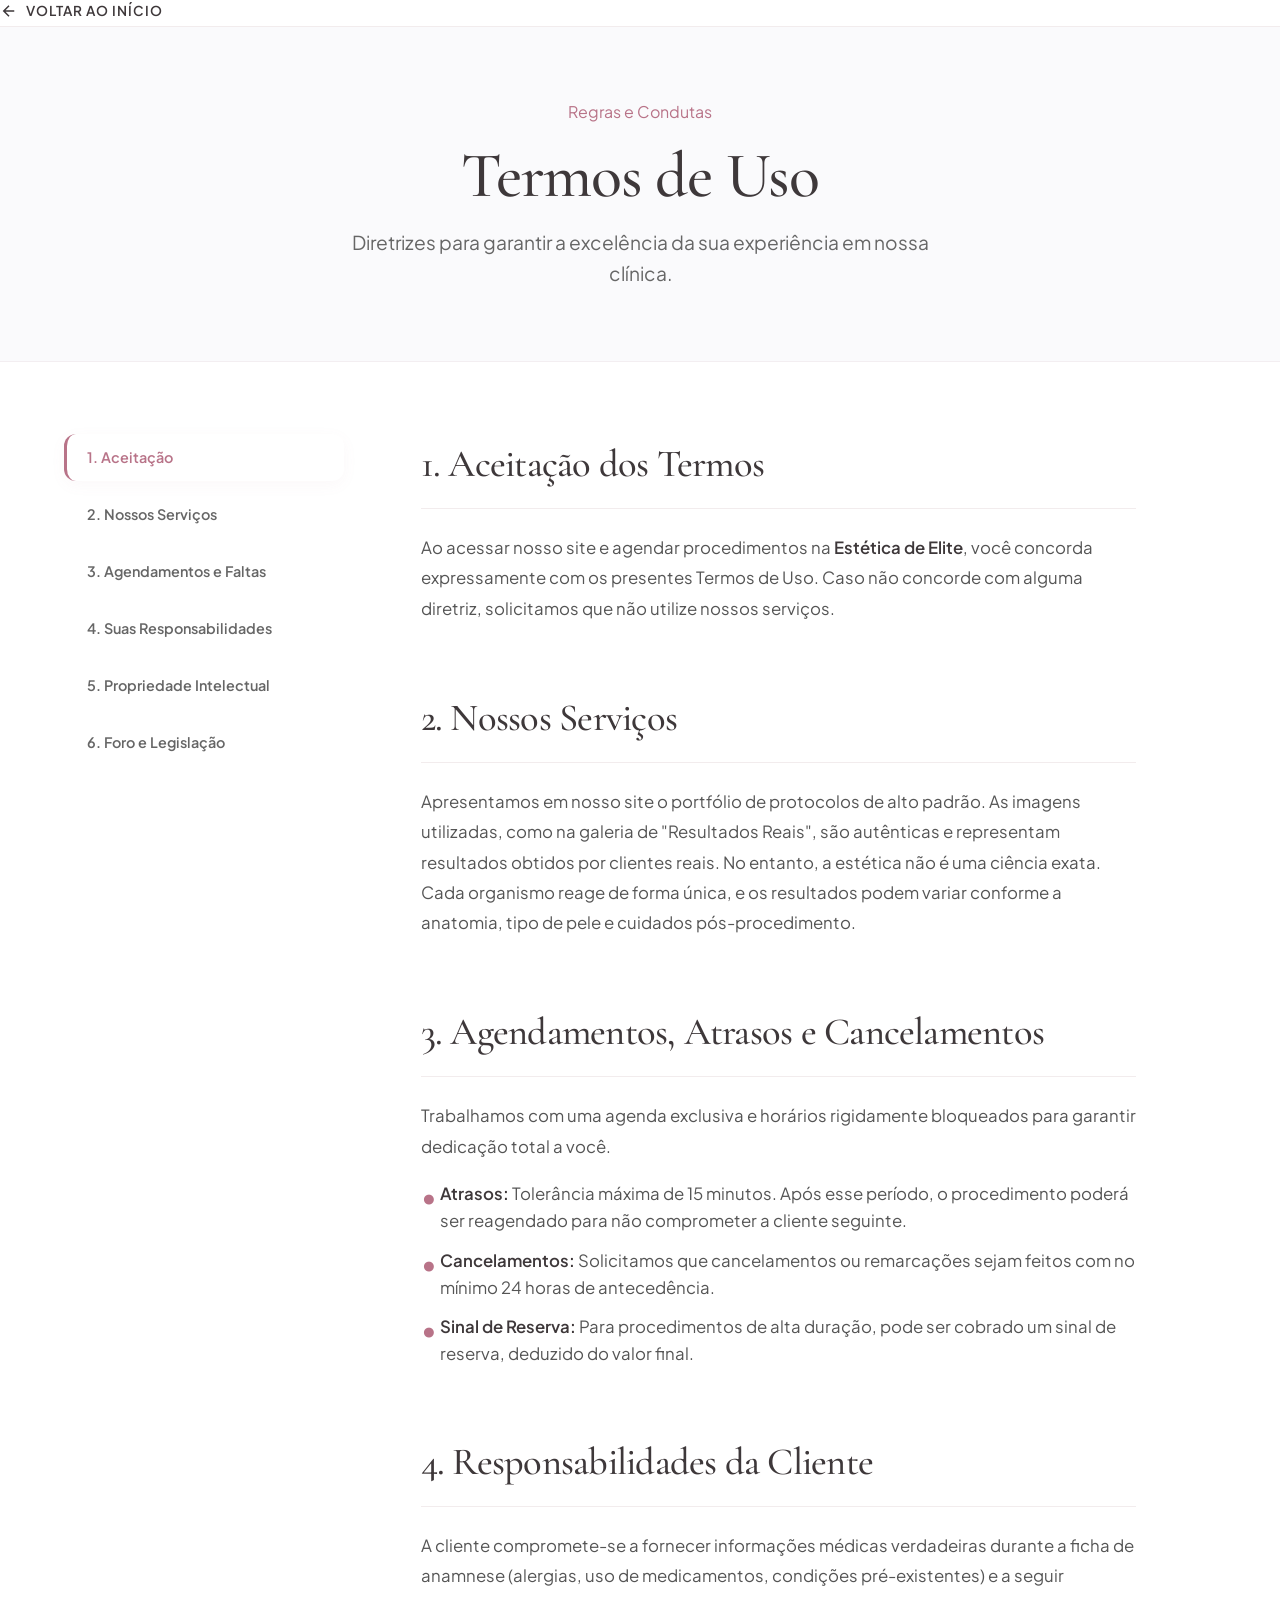
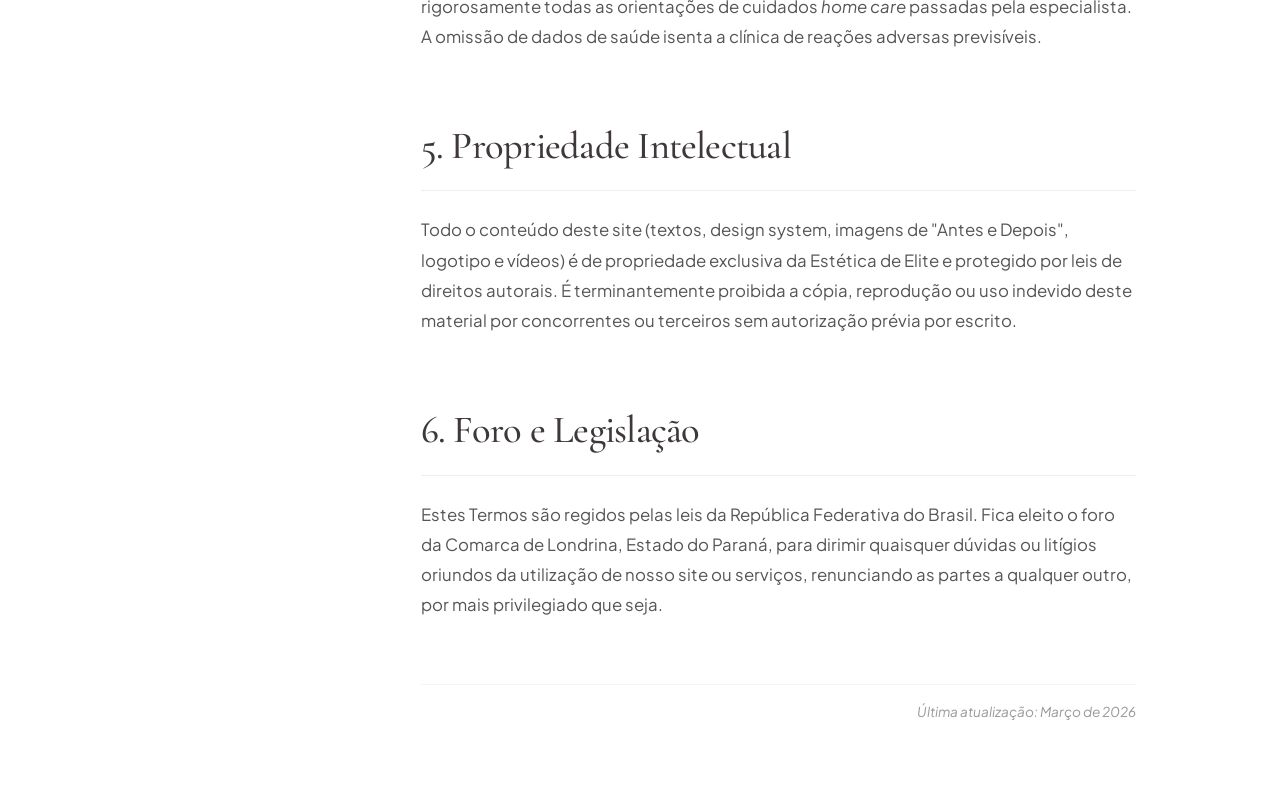
<file: legal/termos.html>
<!DOCTYPE html>
<html lang="pt-BR">

<head>
    <meta charset="UTF-8">
    <meta name="viewport" content="width=device-width, initial-scale=1.0">
    <title>Termos de Uso | Estética de Elite</title>
    <link rel="preconnect" href="https://fonts.googleapis.com">
    <link rel="preconnect" href="https://fonts.gstatic.com" crossorigin>
    <link
        href="https://fonts.googleapis.com/css2?family=Cormorant+Garamond:ital,wght@0,500;0,600;1,500&family=Plus+Jakarta+Sans:wght@300;400;600&display=swap"
        rel="stylesheet">
    <link rel="stylesheet" href="../assets/style/legal.css">
</head>

<body class="legal-body">

    <header class="header-main static-header">
        <div class="container-nav">
            <a href="../index.html" class="btn-voltar">
                <svg viewBox="0 0 24 24" fill="none" stroke="currentColor" stroke-width="2">
                    <path d="M19 12H5M12 19l-7-7 7-7" />
                </svg>
                Voltar ao Início
            </a>
        </div>
    </header>

    <main class="legal-main">
        <div class="legal-hero">
            <span class="hero-badge">Regras e Condutas</span>
            <h1 class="hero-title">Termos de <span class="italic">Uso</span></h1>
            <p>Diretrizes para garantir a excelência da sua experiência em nossa clínica.</p>
        </div>

        <div class="container legal-container">
            <aside class="legal-sidebar">
                <nav class="legal-nav">
                    <ul>
                        <li><a href="#aceitacao" class="active">1. Aceitação</a></li>
                        <li><a href="#servicos">2. Nossos Serviços</a></li>
                        <li><a href="#agendamentos">3. Agendamentos e Faltas</a></li>
                        <li><a href="#responsabilidades">4. Suas Responsabilidades</a></li>
                        <li><a href="#propriedade">5. Propriedade Intelectual</a></li>
                        <li><a href="#foro">6. Foro e Legislação</a></li>
                    </ul>
                </nav>
            </aside>

            <div class="legal-content">
                <section id="aceitacao" class="legal-section">
                    <h2>1. Aceitação dos Termos</h2>
                    <p>Ao acessar nosso site e agendar procedimentos na <strong>Estética de Elite</strong>, você
                        concorda expressamente com os presentes Termos de Uso. Caso não concorde com alguma diretriz,
                        solicitamos que não utilize nossos serviços.</p>
                </section>

                <section id="servicos" class="legal-section">
                    <h2>2. Nossos Serviços</h2>
                    <p>Apresentamos em nosso site o portfólio de protocolos de alto padrão. As imagens utilizadas, como
                        na galeria de "Resultados Reais", são autênticas e representam resultados obtidos por clientes
                        reais. No entanto, a estética não é uma ciência exata. Cada organismo reage de forma única, e os
                        resultados podem variar conforme a anatomia, tipo de pele e cuidados pós-procedimento.</p>
                </section>

                <section id="agendamentos" class="legal-section">
                    <h2>3. Agendamentos, Atrasos e Cancelamentos</h2>
                    <p>Trabalhamos com uma agenda exclusiva e horários rigidamente bloqueados para garantir dedicação
                        total a você.</p>
                    <ul>
                        <li><strong>Atrasos:</strong> Tolerância máxima de 15 minutos. Após esse período, o procedimento
                            poderá ser reagendado para não comprometer a cliente seguinte.</li>
                        <li><strong>Cancelamentos:</strong> Solicitamos que cancelamentos ou remarcações sejam feitos
                            com no mínimo 24 horas de antecedência.</li>
                        <li><strong>Sinal de Reserva:</strong> Para procedimentos de alta duração, pode ser cobrado um
                            sinal de reserva, deduzido do valor final.</li>
                    </ul>
                </section>

                <section id="responsabilidades" class="legal-section">
                    <h2>4. Responsabilidades da Cliente</h2>
                    <p>A cliente compromete-se a fornecer informações médicas verdadeiras durante a ficha de anamnese
                        (alergias, uso de medicamentos, condições pré-existentes) e a seguir rigorosamente todas as
                        orientações de cuidados <em>home care</em> passadas pela especialista. A omissão de dados de
                        saúde isenta a clínica de reações adversas previsíveis.</p>
                </section>

                <section id="propriedade" class="legal-section">
                    <h2>5. Propriedade Intelectual</h2>
                    <p>Todo o conteúdo deste site (textos, design system, imagens de "Antes e Depois", logotipo e
                        vídeos) é de propriedade exclusiva da Estética de Elite e protegido por leis de direitos
                        autorais. É terminantemente proibida a cópia, reprodução ou uso indevido deste material por
                        concorrentes ou terceiros sem autorização prévia por escrito.</p>
                </section>

                <section id="foro" class="legal-section">
                    <h2>6. Foro e Legislação</h2>
                    <p>Estes Termos são regidos pelas leis da República Federativa do Brasil. Fica eleito o foro da
                        Comarca de Londrina, Estado do Paraná, para dirimir quaisquer dúvidas ou litígios oriundos da
                        utilização de nosso site ou serviços, renunciando as partes a qualquer outro, por mais
                        privilegiado que seja.</p>
                </section>

                <p class="last-update">Última atualização: Março de 2026</p>
            </div>
        </div>
    </main>

</body>

</html>
</file>
<file: assets/style/style.css>
@charset "UTF-8";

:root {
    --cor-primaria: #EADCE0;
    --cor-secundaria: #D4BFC4;
    --cor-fundo: #FAFAFC;
    --cor-suave: #FFFFFF;
    --cor-texto: #3E383A;
    --cor-accent: #B87388;

    --fonte-titulo: 'Cormorant Garamond', serif;
    --fonte-corpo: 'Plus Jakarta Sans', sans-serif;

    --transition: all 0.4s cubic-bezier(0.23, 1, 0.32, 1);
    --p-inline: clamp(1.5rem, 5vw, 4rem);
}

*,
*::before,
*::after {
    margin: 0;
    padding: 0;
    box-sizing: border-box;
}

html {
    scroll-behavior: smooth;
    overflow-x: hidden;
    text-rendering: optimizeLegibility;
    touch-action: manipulation;
}

body {
    min-height: 100vh;
    font-family: var(--fonte-corpo);
    background-color: var(--cor-fundo);
    color: var(--cor-texto);
    line-height: 1.6;
    -webkit-font-smoothing: antialiased;
    overflow-x: hidden;
    width: 100vw;
    max-width: 100%;
}


h1,
h2,
h3,
h4,
h5,
h6 {
    text-wrap: balance;
    font-family: var(--fonte-titulo);
    font-weight: 500;
    letter-spacing: -0.02em;
}

img,
picture,
svg,
video {
    max-width: 100%;
    display: block;
    height: auto;
}

a {
    text-decoration: none;
    color: inherit;
    transition: 0.3s ease;
}

button {
    cursor: pointer;
    border: none;
    background: none;
    font-family: inherit;
}

@media (prefers-reduced-motion: reduce) {

    *,
    *::before,
    *::after {
        animation-duration: 0.01ms !important;
        animation-iteration-count: 1 !important;
        transition-duration: 0.01ms !important;
        scroll-behavior: auto !important;
    }
}

/* HEADER FIXO */

.header-main {
    position: fixed;
    top: 0;
    left: 0;
    width: 100%;
    z-index: 1000;
    background: rgba(250, 250, 252, 0.85);
    backdrop-filter: blur(12px);
    -webkit-backdrop-filter: blur(12px);
    border-bottom: 1px solid rgba(212, 191, 196, 0.3);
    transition: var(--transition);
}

.container-nav {
    max-width: 1400px;
    margin: 0 auto;
    padding: clamp(0.5rem, 1.5vh, 1rem) var(--p-inline);
    display: flex;
    justify-content: space-between;
    align-items: center;
}

.logo-img {
    height: clamp(80px, 10vh, 120px);
    width: auto;
}

.nav-desktop {
    display: block;
}

.nav-list {
    display: flex;
    gap: clamp(1.5rem, 2vw, 3rem);
    list-style: none;
    align-items: center;
}

.nav-item {
    text-transform: uppercase;
    position: relative;
    font-size: 0.85rem;
    font-weight: 600;
    letter-spacing: 2px;
    color: var(--cor-texto);
    transition: var(--transition);
}

.nav-item::after {
    content: '';
    position: absolute;
    bottom: -5px;
    left: 50%;
    transform: translateX(-50%);
    width: 0;
    height: 2px;
    background: var(--cor-accent);
    transition: width 0.3s cubic-bezier(0.23, 1, 0.32, 1);
    border-radius: 2px;
}

.nav-item:hover {
    color: var(--cor-accent);
}

.nav-item:hover::after {
    width: 100%;
}

.cta-header {
    background: var(--cor-accent);
    color: #fff;
    padding: 0.8rem 1.8rem;
    border-radius: 50px;
    font-size: 0.85rem;
    font-weight: 600;
    text-transform: uppercase;
    font-family: var(--fonte-corpo);
    box-shadow: 0 4px 15px rgba(184, 115, 136, 0.3);
    animation: pulse-cta 2s infinite;
    display: inline-block;
    transition: var(--transition);
}

@keyframes pulse-cta {
    0% {
        box-shadow: 0 0 0 0 rgba(184, 115, 136, 0.5);
    }

    70% {
        box-shadow: 0 0 0 10px rgba(184, 115, 136, 0);
    }

    100% {
        box-shadow: 0 0 0 0 rgba(184, 115, 136, 0);
    }
}

.cta-header:hover {
    transform: translateY(-3px) scale(1.02);
    animation: none;
    box-shadow: 0 10px 20px rgba(184, 115, 136, 0.4);
    background: #a86579;
}

.menu-toggle {
    display: none;
    flex-direction: column;
    gap: 6px;
    z-index: 1001;
}

.line {
    width: 28px;
    height: 2px;
    background: var(--cor-texto);
    transition: var(--transition);
    border-radius: 2px;
}

.line-2 {
    width: 18px;
    align-self: flex-end;
}

.menu-toggle.active .line-1 {
    transform: translateY(8px) rotate(45deg);
    width: 28px;
}

.menu-toggle.active .line-2 {
    transform: translateY(-1px) rotate(-45deg);
    width: 28px;
}

.menu-mobile-overlay {
    position: fixed;
    top: 0;
    left: 0;
    width: 100%;
    height: 100dvh;
    background: rgba(250, 250, 252, 0.96);

    backdrop-filter: blur(15px);
    -webkit-backdrop-filter: blur(15px);
    display: flex;
    justify-content: center;
    align-items: center;
    opacity: 0;
    visibility: hidden;
    transition: var(--transition);
}

.menu-mobile-overlay.active {
    opacity: 1;
    visibility: visible;
}

.nav-list-mobile {
    list-style: none;
    text-align: center;
}

.nav-list-mobile li {
    margin: 1.5rem 0;
    opacity: 0;
    transform: translateY(20px);
    transition: 0.5s ease forwards;
}

.menu-mobile-overlay.active li {
    opacity: 1;
    transform: translateY(0);
}

.menu-mobile-overlay.active li:nth-child(1) {
    transition-delay: 0.1s;
}

.menu-mobile-overlay.active li:nth-child(2) {
    transition-delay: 0.2s;
}

.menu-mobile-overlay.active li:nth-child(3) {
    transition-delay: 0.3s;
}

.menu-mobile-overlay.active li:nth-child(4) {
    transition-delay: 0.4s;
}

.menu-mobile-overlay.active li:nth-child(5) {
    transition-delay: 0.5s;
}

.nav-list-mobile a:not(.cta-mobile) {
    display: inline-block;
    font-weight: 300;
    text-transform: lowercase;
    letter-spacing: -1px;
    font-family: var(--fonte-titulo);
    font-style: italic;
    font-size: clamp(2.5rem, 8vw, 3.5rem);
    color: var(--cor-texto);
    transition: var(--transition);
}

.nav-list-mobile a:not(.cta-mobile):hover {
    color: var(--cor-accent);
    transform: translateX(10px);
}

.cta-mobile {
    display: inline-block;
    margin-top: 1rem;
    font-family: var(--fonte-corpo) !important;
    font-weight: 600 !important;
    font-style: normal !important;
    text-transform: uppercase !important;
    letter-spacing: 2px !important;
    font-size: 1rem !important;
    background: var(--cor-accent);
    color: #fff !important;
    padding: 1rem 2.5rem;
    border-radius: 50px;
    box-shadow: 0 4px 15px rgba(184, 115, 136, 0.3);
    animation: pulse-cta 2s infinite;
    transition: var(--transition);
}

.cta-mobile:hover {
    transform: scale(1.05);
    background: #a86579;
    animation: none;
}

@media (width <=1024px) {
    .nav-desktop {
        display: none;
    }

    .menu-toggle {
        display: flex;
    }
}

@media (width <=768px) {
    .container-nav {
        padding: 1rem 1.5rem;
    }
}

@media (width <=360px) {
    .logo-img {
        height: 70px;
    }

    .nav-list-mobile a:not(.cta-mobile) {
        font-size: 2.2rem;
    }
}

/* SECTION 02: HERO IMPACT - ELITE EDITION */
.hero-section {
    position: relative;
    width: 100%;
    min-height: 100dvh;
    display: flex;
    align-items: center;
    justify-content: center;
    overflow: hidden;
    background-color: var(--cor-texto);
}

.hero-video {
    position: absolute;
    top: 50%;
    left: 50%;
    width: 100%;
    height: 100%;
    object-fit: cover;
    transform: translate(-50%, -50%);
    z-index: 1;
    /* Otimização de GPU para não engasgar o scroll */
    will-change: transform;
    backface-visibility: hidden;
}

.hero-overlay {
    position: absolute;
    inset: 0;
    /* Gradiente premium: profundo, mas com subtom quente. O blend-mode faz a fusão com o vídeo. */
    background: linear-gradient(135deg, rgba(62, 56, 58, 0.7) 0%, rgba(45, 35, 46, 0.4) 100%);
    z-index: 2;
    mix-blend-mode: multiply;
}

.hero-container {
    position: relative;
    z-index: 3;
    width: 100%;
    max-width: 1400px;
    padding: 0 var(--p-inline);
    text-align: center;
}

.hero-content {
    max-width: 900px;
    margin: 0 auto;
    opacity: 0;
    transform: translateY(30px);
    filter: blur(10px);
    transition: all 1.2s cubic-bezier(0.2, 0, 0.2, 1);
    display: flex;
    flex-direction: column;
    align-items: center;
}

.hero-content.reveal {
    opacity: 1;
    transform: translateY(0);
    filter: blur(0);
}

/* Badge de Exclusividade (Gatilho Mental) */
.hero-badge {
    display: inline-block;
    padding: 0.5rem 1.2rem;
    background: rgba(255, 255, 255, 0.1);
    backdrop-filter: blur(10px);
    -webkit-backdrop-filter: blur(10px);
    border: 1px solid rgba(255, 255, 255, 0.2);
    border-radius: 50px;
    color: var(--cor-fundo);
    font-size: 0.75rem;
    font-weight: 600;
    text-transform: uppercase;
    letter-spacing: 2px;
    margin-bottom: 1.5rem;
}

.hero-title {
    color: #FFFFFF;
    font-size: clamp(2.8rem, 8vw, 5.5rem);
    line-height: 1.05;
    margin-bottom: 1.5rem;
    text-shadow: 0 10px 30px rgba(0, 0, 0, 0.3);
}

.hero-title .italic {
    font-style: italic;
    font-weight: 400;
    color: var(--cor-secundaria);
    /* Toque da paleta clara no título */
}

.hero-subtitle {
    color: rgba(255, 255, 255, 0.95);
    font-family: var(--fonte-corpo);
    font-size: clamp(1.1rem, 2vw, 1.35rem);
    font-weight: 300;
    max-width: 650px;
    margin: 0 auto 3rem;
    letter-spacing: 0.5px;
    text-shadow: 0 4px 10px rgba(0, 0, 0, 0.2);
}

/* Botão de Alta Conversão com Efeito de Luz */
.btn-primary-glow {
    display: inline-flex;
    align-items: center;
    gap: 12px;
    padding: 1.2rem 2.8rem;
    background: var(--cor-accent);
    color: #FFFFFF;
    border-radius: 100px;
    font-family: var(--fonte-corpo);
    font-weight: 600;
    text-transform: uppercase;
    letter-spacing: 2px;
    font-size: 0.85rem;
    position: relative;
    overflow: hidden;
    transition: var(--transition);
    box-shadow: 0 10px 25px rgba(184, 115, 136, 0.4);
}

.btn-primary-glow::after {
    content: '';
    position: absolute;
    top: 0;
    left: -100%;
    width: 50%;
    height: 100%;
    background: linear-gradient(90deg, transparent, rgba(255, 255, 255, 0.4), transparent);
    transform: skewX(-20deg);
    animation: shine 4s infinite;
}

@keyframes shine {
    0% {
        left: -100%;
    }

    20% {
        left: 200%;
    }

    100% {
        left: 200%;
    }
}

.btn-primary-glow:hover {
    transform: translateY(-5px);
    background: #a86579;
    box-shadow: 0 15px 35px rgba(184, 115, 136, 0.6);
}

.btn-primary-glow svg {
    transition: transform 0.3s ease;
}

.btn-primary-glow:hover svg {
    transform: translateX(5px);
}

/* Indicador de Scroll Animado */
.scroll-indicator {
    position: absolute;
    bottom: 2rem;
    left: 50%;
    transform: translateX(-50%);
    z-index: 3;
    opacity: 0.7;
    animation: bounce 2s infinite;
}

.mouse {
    width: 26px;
    height: 40px;
    border: 2px solid #FFFFFF;
    border-radius: 20px;
    position: relative;
}

.mouse::before {
    content: '';
    position: absolute;
    top: 6px;
    left: 50%;
    transform: translateX(-50%);
    width: 4px;
    height: 8px;
    background: #FFFFFF;
    border-radius: 2px;
    animation: scrollWheel 2s infinite;
}

@keyframes scrollWheel {
    0% {
        transform: translate(-50%, 0);
        opacity: 1;
    }

    100% {
        transform: translate(-50%, 15px);
        opacity: 0;
    }
}

@keyframes bounce {

    0%,
    20%,
    50%,
    80%,
    100% {
        transform: translateY(0) translateX(-50%);
    }

    40% {
        transform: translateY(-10px) translateX(-50%);
    }

    60% {
        transform: translateY(-5px) translateX(-50%);
    }
}

@media (width <=1024px) {
    .hero-title {
        font-size: clamp(3rem, 7vw, 4rem);
    }
}

@media (width <=768px) {
    .hero-badge {
        margin-bottom: 1rem;
        font-size: 0.7rem;
    }

    .hero-title {
        line-height: 1.1;
        margin-bottom: 1.5rem;
    }

    .hero-subtitle {
        font-size: 1rem;
        margin-bottom: 2.5rem;
    }

    .btn-primary-glow {
        width: 100%;
        justify-content: center;
        padding: 1.4rem 1rem;
    }

    .scroll-indicator {
        display: none;
    }

    .hero-overlay {
        mix-blend-mode: normal;
        background: rgba(45, 35, 46, 0.65);
    }

    .hero-section {
        contain: paint layout;
    }
}

@media (width <=360px) {
    .hero-container {
        padding: 0 1.5rem;
    }

    .hero-title {
        font-size: 2.2rem;
    }

    .hero-subtitle {
        font-size: 0.95rem;
        margin-bottom: 2rem;
    }
}

/* SECTION 03: ESPECIALIDADES - ELITE REDESIGN */
.especialidades {
    padding: clamp(5rem, 12vh, 8rem) var(--p-inline);
    background-color: var(--cor-fundo);
    /* Fundo Off-White que definimos */
    content-visibility: auto;
    contain-intrinsic-size: 1px 1000px;
}

.container {
    max-width: 1400px;
    margin: 0 auto;
}

.section-header {
    text-align: center;
    margin-bottom: clamp(3.5rem, 8vh, 5rem);
}

.section-header .subtitle {
    display: block;
    text-transform: uppercase;
    letter-spacing: 4px;
    font-size: 0.75rem;
    color: var(--cor-accent);
    margin-bottom: 1.2rem;
    font-weight: 700;
}

.title-section {
    font-size: clamp(2.2rem, 5vw, 4rem);
    color: var(--cor-texto);
    line-height: 1.1;
}

.title-section .italic {
    font-style: italic;
    font-weight: 400;
    color: var(--cor-secundaria);
}

/* GRID TOTALMENTE NOVO */
.grid-especialidades {
    display: grid;
    grid-template-columns: repeat(auto-fit, minmax(320px, 1fr));
    gap: clamp(1.5rem, 3vw, 2.5rem);
}



/* ESTRUTURA BASE DO CARD */
.card-elite {
    position: relative;
    border-radius: 24px;
    /* Removemos o aspect ratio fixo. A altura agora é dinâmica */
    min-height: 480px;
    display: flex;
    flex-direction: column;
    justify-content: flex-end;
    box-shadow: 0 20px 40px rgba(184, 115, 136, 0.08);
    opacity: 0;
    transform: translateY(40px);
    transition: var(--transition);
    cursor: pointer;
    background: #fff;
    /* Fundo de segurança */
}

.card-elite.reveal {
    opacity: 1;
    transform: translateY(0);
}

.card-elite-pic {
    position: absolute;
    inset: 0;
    width: 100%;
    height: 100%;
    border-radius: 24px;
    overflow: hidden;
    z-index: 1;
}

.card-elite-img {
    width: 100%;
    height: 100%;
    object-fit: cover;
    object-position: 40% 90%;
    transition: transform 1.2s cubic-bezier(0.2, 0, 0.2, 1);
}

.card-elite:hover .card-elite-img {
    transform: scale(1.06);
}

/* PAINEL GLASSMORPHISM - DESKTOP */
.card-elite-glass {
    position: relative;
    z-index: 2;
    /* Card descolado das bordas para parecer uma pílula flutuante */
    margin: 1.5rem;
    padding: 1.2rem;
    background: rgba(255, 255, 255, 0.75);
    backdrop-filter: blur(16px);
    -webkit-backdrop-filter: blur(16px);
    border: 1px solid rgba(255, 255, 255, 0.6);
    border-radius: 16px;
    transition: all 0.5s cubic-bezier(0.23, 1, 0.32, 1);
}

.glass-content {
    display: flex;
    flex-direction: column;
    align-items: center;
    /* Centralizado para mais elegância */
    text-align: center;
}

.glass-content h3 {
    font-family: var(--fonte-titulo);
    font-size: 1.4rem;
    color: var(--cor-texto);
    margin-bottom: 0;
    transition: var(--transition);
}

/* Esconde o texto no desktop para limpar a imagem */
.glass-content p {
    font-size: 0.9rem;
    color: #555;
    font-weight: 400;
    max-height: 0;
    opacity: 0;
    overflow: hidden;
    margin: 0;
    transition: all 0.4s ease;
}

.btn-glass-action {
    margin-top: 0;
    padding: 0.7rem 1.5rem;
    background: var(--cor-accent);
    color: #fff;
    border-radius: 50px;
    font-weight: 600;
    font-size: 0.8rem;
    text-transform: uppercase;
    letter-spacing: 1px;
    opacity: 0;
    max-height: 0;
    overflow: hidden;
    transform: translateY(10px);
    transition: all 0.4s cubic-bezier(0.23, 1, 0.32, 1);
}

/* INTERAÇÃO DE HOVER (DESKTOP) */
.card-elite:hover .card-elite-glass {
    background: rgba(255, 255, 255, 0.95);
    padding: 1.5rem 1.2rem;
}

.card-elite:hover .glass-content h3 {
    color: var(--cor-accent);
    margin-bottom: 0.5rem;
}

.card-elite:hover .glass-content p {
    max-height: 60px;
    /* Revela o texto suavemente */
    opacity: 1;
    margin-bottom: 1rem;
}

.card-elite:hover .btn-glass-action {
    opacity: 1;
    max-height: 50px;
    margin-top: 0.5rem;
    transform: translateY(0);
}

.btn-glass-action:hover {
    background: #a86579;
    transform: scale(1.03) !important;
}

/* O SEGREDO DA CONVERSÃO MOBILE: FLOATING OVERLAP */
@media (width <=768px) {
    .card-elite {
        display: block;
        min-height: auto;
        background: transparent;
        box-shadow: none;
    }

    .card-elite-pic {
        position: relative;
        height: 380px;
        /* Imagem fica totalmente exposta no topo */
        border-radius: 20px;
        box-shadow: 0 15px 30px rgba(0, 0, 0, 0.05);
    }

    .card-elite-glass {
        position: relative;
        /* O Overlap Negativo: O painel sobe e morde apenas a base da imagem */
        margin-top: -3.5rem;
        margin-left: 1rem;
        margin-right: 1rem;
        margin-bottom: 1.5rem;
        padding: 1.5rem;
        background: rgba(255, 255, 255, 0.98);
        /* Quase sólido para legibilidade máxima */
        box-shadow: 0 15px 35px rgba(184, 115, 136, 0.15);
    }

    /* No mobile, revelamos o texto e o botão por padrão (não existe hover) */
    .glass-content h3 {
        margin-bottom: 0.5rem;
    }

    .glass-content p {
        max-height: none;
        opacity: 1;
        margin-bottom: 1.2rem;
    }

    .btn-glass-action {
        max-height: 50px;
        opacity: 1;
        transform: none;
        width: 100%;
        /* Botão largo para toque fácil (Touch Target) */
    }
}

@media (width <=360px) {
    .especialidades {
        padding: 4rem 1rem;
    }

    .card-elite-pic {
        height: 320px;
    }

    .card-elite-glass {
        margin-left: 0.5rem;
        margin-right: 0.5rem;
        padding: 1.2rem;
    }
}





/* RESPONSIVO */
@media (width <=1024px) {
    .grid-especialidades {
        grid-template-columns: repeat(auto-fit, minmax(280px, 1fr));
    }
}

@media (width <=768px) {
    .card-elite {
        display: block;
        min-height: auto;
        background: transparent;
        box-shadow: none;
    }

    .card-elite-pic {
        position: relative;
        height: 380px;
        /* Imagem fica totalmente exposta no topo */
        border-radius: 20px;
        box-shadow: 0 15px 30px rgba(0, 0, 0, 0.05);
    }

    .card-elite-glass {
        position: relative;
        /* O Overlap Negativo: O painel sobe e morde apenas a base da imagem */
        margin-top: -3.5rem;
        margin-left: 1rem;
        margin-right: 1rem;
        margin-bottom: 1.5rem;
        padding: 1.5rem;
        background: rgba(255, 255, 255, 0.98);
        /* Quase sólido para legibilidade máxima */
        box-shadow: 0 15px 35px rgba(184, 115, 136, 0.15);
    }
}

@media (width <=360px) {
    .especialidades {
        padding: 4rem 1rem;
    }

    .card-elite-pic {
        height: 320px;
    }

    .card-elite-glass {
        margin-left: 0.5rem;
        margin-right: 0.5rem;
        padding: 1.2rem;
    }
}

/* SECTION 04: O DIFERENCIAL (STATS) */
.diferencial {
    padding: clamp(5rem, 10vh, 8rem) var(--p-inline);
    background-color: var(--cor-fundo);
    /* Mantendo a fluidez do Off-White */
    position: relative;
    content-visibility: auto;
    contain-intrinsic-size: 1px 600px;
}

.stats-grid {
    display: grid;
    grid-template-columns: repeat(auto-fit, minmax(260px, 1fr));
    gap: clamp(1.5rem, 3vw, 3rem);
    max-width: 1200px;
    margin: 0 auto;
}

.stat-box {
    background: #FFFFFF;
    border-radius: 20px;
    padding: 3rem 2rem;
    text-align: center;
    border: 1px solid rgba(212, 191, 196, 0.2);
    box-shadow: 0 10px 30px rgba(184, 115, 136, 0.04);
    transition: var(--transition);
    position: relative;
    overflow: hidden;
}

.stat-box::before {
    content: '';
    position: absolute;
    top: 0;
    left: 50%;
    transform: translateX(-50%);
    width: 0;
    height: 3px;
    background: var(--cor-accent);
    transition: width 0.4s ease;
    border-radius: 0 0 4px 4px;
}

.stat-box:hover {
    transform: translateY(-8px);
    box-shadow: 0 20px 40px rgba(184, 115, 136, 0.12);
    border-color: rgba(184, 115, 136, 0.3);
}

.stat-box:hover::before {
    width: 100%;
}

.stat-icon {
    display: inline-flex;
    align-items: center;
    justify-content: center;
    width: 70px;
    height: 70px;
    background: var(--cor-primaria);
    border-radius: 50%;
    margin-bottom: 1.5rem;
    color: var(--cor-accent);
    transition: transform 0.5s cubic-bezier(0.34, 1.56, 0.64, 1);
}

.stat-icon svg {
    width: 32px;
    height: 32px;
}

.stat-box:hover .stat-icon {
    transform: scale(1.1) rotate(5deg);
    background: var(--cor-accent);
    color: #fff;
}

.stat-number {
    font-family: var(--fonte-titulo);
    font-size: clamp(3rem, 6vw, 4.5rem);
    color: var(--cor-texto);
    line-height: 1;
    margin-bottom: 0.5rem;
    display: flex;
    align-items: center;
    justify-content: center;
    gap: 2px;
}

.prefix,
.suffix {
    color: var(--cor-accent);
    font-size: clamp(2rem, 4vw, 3rem);
    font-weight: 400;
}

.stat-label {
    font-size: 0.95rem;
    color: #666;
    font-weight: 500;
    text-transform: uppercase;
    letter-spacing: 2px;
}

/* BOTAO CTA DA SEÇÃO DIFERENCIAL */
.diferencial-cta {
    margin-top: clamp(3rem, 6vh, 4rem);
    text-align: center;
    position: relative;
    z-index: 2;
}

.btn-whatsapp-elite {
    display: inline-flex;
    align-items: center;
    justify-content: center;
    gap: 12px;
    padding: 1.2rem 3rem;
    background: var(--cor-accent);
    color: #FFFFFF;
    border-radius: 100px;
    font-family: var(--fonte-corpo);
    font-weight: 600;
    text-transform: uppercase;
    letter-spacing: 2px;
    font-size: 0.85rem;
    box-shadow: 0 10px 25px rgba(184, 115, 136, 0.4);
    transition: var(--transition);
}

.btn-whatsapp-elite:hover {
    transform: translateY(-5px);
    background: #a86579;
    box-shadow: 0 15px 35px rgba(184, 115, 136, 0.6);
}

.btn-whatsapp-elite svg {
    transition: transform 0.4s cubic-bezier(0.34, 1.56, 0.64, 1);
}

.btn-whatsapp-elite:hover svg {
    transform: scale(1.15) rotate(8deg);
}

@media (width <=1024px) {
    .stats-grid {
        gap: 2rem;
        max-width: 900px;
    }
}

@media (width <=768px) {
    .diferencial {
        padding: 5rem 1.5rem;
    }

    .stats-grid {
        grid-template-columns: 1fr;
        gap: 1.2rem;
    }

    .stat-box {
        padding: 2rem 1.5rem;
        display: flex;
        align-items: center;
        text-align: left;
        gap: 1.5rem;
    }

    .stat-icon {
        margin-bottom: 0;
        flex-shrink: 0;
        width: 60px;
        height: 60px;
    }

    .stat-number {
        font-size: 2.8rem;
        justify-content: flex-start;
        /* Alinha os números à esquerda */
        margin-bottom: 0.2rem;
    }

    .prefix,
    .suffix {
        font-size: 1.8rem;
    }

    .btn-whatsapp-elite {
        width: 100%;
        padding: 1.4rem 1rem;
    }
}

@media (width <=360px) {
    .diferencial {
        padding: 4rem 1rem;
    }

    .stat-box {
        flex-direction: column;
        text-align: center;
        gap: 1rem;
        padding: 2rem 1.2rem;
    }

    .stat-icon {
        width: 55px;
        height: 55px;
    }

    .stat-number {
        justify-content: center;
        font-size: 2.5rem;
    }
}

/* SECTION 05: RESULTADOS REAIS (SLIDER ANTES E DEPOIS) */
.resultados {
    padding: clamp(5rem, 12vh, 8rem) var(--p-inline);
    background-color: var(--cor-suave);
    /* Contraste leve com a seção anterior */
    content-visibility: auto;
    contain-intrinsic-size: 1px 900px;
}

.grid-resultados {
    display: grid;
    grid-template-columns: repeat(auto-fit, minmax(320px, 1fr));
    gap: clamp(2.5rem, 4vw, 3rem);
}

.resultado-card {
    display: flex;
    flex-direction: column;
    gap: 1.5rem;
}

.before-after-container {
    position: relative;
    width: 100%;
    aspect-ratio: 4 / 5;
    border-radius: 24px;
    overflow: hidden;
    background: #eaeaea;
    box-shadow: 0 15px 35px rgba(184, 115, 136, 0.1);
    --position: 50%;
}

.img-before,
.img-after {
    position: absolute;
    inset: 0;
    width: 100%;
    height: 100%;
    object-fit: cover;
    pointer-events: none;
}

.img-after {
    clip-path: polygon(var(--position) 0, 100% 0, 100% 100%, var(--position) 100%);
}

.slider-range {
    position: absolute;
    inset: 0;
    width: 100%;
    height: 100%;
    opacity: 0;
    cursor: ew-resize;
    z-index: 10;
    margin: 0;
    -webkit-tap-highlight-color: transparent;
}

.slider-range::-webkit-slider-thumb {
    -webkit-appearance: none;
    width: 50px;
    height: 100%;
}

.slider-line {
    position: absolute;
    top: 0;
    bottom: 0;
    left: var(--position);
    width: 2px;
    background: #FFFFFF;
    z-index: 5;
    pointer-events: none;
    transform: translateX(-50%);
    box-shadow: 0 0 10px rgba(0, 0, 0, 0.4);
}

.slider-button {
    position: absolute;
    top: 50%;
    left: 50%;
    transform: translate(-50%, -50%);
    width: 44px;
    height: 44px;
    background: var(--cor-accent);
    border: 3px solid #FFFFFF;
    border-radius: 50%;
    display: flex;
    align-items: center;
    justify-content: center;
    color: #FFFFFF;
    box-shadow: 0 4px 15px rgba(0, 0, 0, 0.25);
    transition: transform 0.2s cubic-bezier(0.25, 0.46, 0.45, 0.94);
}

.slider-range:active~.slider-line .slider-button,
.slider-range:focus-visible~.slider-line .slider-button {
    transform: translate(-50%, -50%) scale(1.1);
    background: #a86579;
}

.label-before,
.label-after {
    position: absolute;
    bottom: 1.5rem;
    padding: 0.4rem 1.2rem;
    background: rgba(250, 250, 252, 0.85);
    backdrop-filter: blur(8px);
    -webkit-backdrop-filter: blur(8px);
    border-radius: 50px;
    font-size: 0.75rem;
    font-weight: 700;
    text-transform: uppercase;
    letter-spacing: 1.5px;
    color: var(--cor-texto);
    z-index: 4;
    pointer-events: none;
    box-shadow: 0 4px 10px rgba(0, 0, 0, 0.1);
}

.label-before {
    left: 1.5rem;
}

.label-after {
    right: 1.5rem;
}

.resultado-info {
    text-align: center;
}

.resultado-info h3 {
    font-family: var(--fonte-titulo);
    font-size: 1.6rem;
    color: var(--cor-texto);
    margin-bottom: 0.2rem;
}

.resultado-info p {
    font-size: 0.9rem;
    color: var(--cor-accent);
    font-weight: 600;
    text-transform: uppercase;
    letter-spacing: 1px;
}

@media (width <=1024px) {
    .grid-resultados {
        grid-template-columns: repeat(auto-fit, minmax(280px, 1fr));
        gap: clamp(1.5rem, 3vw, 2rem);
    }
}

@media (width <=768px) {
    .resultados {
        padding: 5rem 1.5rem;
    }

    .label-before {
        left: 1rem;
    }

    .label-after {
        right: 1rem;
    }

    .slider-button {
        width: 38px;
        height: 38px;
    }

    .resultado-info h3 {
        font-size: 1.4rem;
    }
}

@media (width <=360px) {
    .resultados {
        padding: 4rem 1rem;
    }

    .before-after-container {
        border-radius: 16px;
    }

    .label-before,
    .label-after {
        padding: 0.3rem 0.8rem;
        font-size: 0.65rem;
        bottom: 1rem;
        letter-spacing: 1px;
    }

    .label-before {
        left: 0.8rem;
    }

    .label-after {
        right: 0.8rem;
    }

    .slider-button {
        width: 34px;
        height: 34px;
    }

    .resultado-info h3 {
        font-size: 1.25rem;
    }

    .resultado-info p {
        font-size: 0.8rem;
    }
}

/* SECTION 06: A ESPECIALISTA */
.especialista {
    padding: clamp(5rem, 12vh, 8rem) var(--p-inline);
    background-color: var(--cor-fundo);
    content-visibility: auto;
    contain-intrinsic-size: 1px 700px;
    overflow: hidden;
}

.especialista-container {
    display: grid;
    grid-template-columns: 1fr 1fr;
    gap: clamp(3rem, 6vw, 6rem);
    align-items: center;
    max-width: 1200px;
    margin: 0 auto;
}

.especialista-visual {
    position: relative;
    padding: 1rem;
}

.blob-bg {
    position: absolute;
    top: -5%;
    left: -5%;
    width: 100%;
    height: 100%;
    background: var(--cor-secundaria);
    border-radius: 40% 60% 70% 30% / 40% 50% 60% 50%;
    opacity: 0.15;
    z-index: 0;
    animation: blob-morph 10s ease-in-out infinite alternate;
}

@keyframes blob-morph {
    0% {
        border-radius: 40% 60% 70% 30% / 40% 50% 60% 50%;
    }

    100% {
        border-radius: 60% 40% 30% 70% / 60% 30% 70% 40%;
    }
}

.pic-especialista {
    position: relative;
    z-index: 1;
    border-radius: 20px 20px 0 20px;
    overflow: hidden;
    display: block;
    box-shadow: 0 25px 50px rgba(184, 115, 136, 0.1);
}

.img-especialista {
    width: 100%;
    aspect-ratio: 4 / 5;
    object-fit: cover;
    transition: transform 1.2s cubic-bezier(0.2, 0, 0.2, 1);
}

.especialista-visual:hover .img-especialista {
    transform: scale(1.04);
}

.experiencia-badge {
    position: absolute;
    bottom: -1.5rem;
    right: -1.5rem;
    z-index: 2;
    background: rgba(255, 255, 255, 0.85);
    backdrop-filter: blur(16px);
    -webkit-backdrop-filter: blur(16px);
    padding: clamp(1rem, 2vw, 1.5rem);
    border-radius: 20px;
    border: 1px solid rgba(255, 255, 255, 0.6);
    box-shadow: 0 15px 35px rgba(184, 115, 136, 0.15);
    display: flex;
    align-items: center;
    gap: 15px;
}

.badge-number {
    font-family: var(--fonte-titulo);
    font-size: clamp(2.5rem, 4vw, 3.5rem);
    color: var(--cor-accent);
    line-height: 1;
    font-weight: 600;
}

.badge-text {
    font-size: 0.75rem;
    font-weight: 700;
    color: var(--cor-texto);
    text-transform: uppercase;
    letter-spacing: 1px;
    line-height: 1.4;
}

.especialista-content .section-header.align-left {
    text-align: left;
    margin-bottom: 2rem;
}

.especialista-bio p {
    font-size: clamp(1rem, 1.5vw, 1.1rem);
    color: #555;
    margin-bottom: 1.2rem;
    line-height: 1.8;
}

.especialista-bio strong {
    color: var(--cor-accent);
    font-weight: 600;
}

.especialista-assinatura {
    margin: 2rem 0;
}

.cta-especialista {
    margin-top: 1rem;
}

.anim-scroll {
    opacity: 0;
    transition: opacity 1s ease, transform 1s cubic-bezier(0.25, 0.46, 0.45, 0.94);
}

.anim-left {
    transform: translateX(-40px);
}

.anim-right {
    transform: translateX(40px);
}

.anim-up {
    transform: translateY(40px);
}

.anim-scroll.is-visible {
    opacity: 1;
    transform: translate(0);
}

@media (width <=1024px) {
    .especialista-container {
        gap: 3rem;
    }
}

/* Mobile Padrão */
@media (width <=768px) {
    .especialista {
        padding: 5rem 1.5rem;
    }

    .especialista-container {
        grid-template-columns: 1fr;
        gap: 4rem;
    }

    .especialista-visual {
        max-width: 450px;
        margin: 0 auto;
    }

    .experiencia-badge {
        bottom: -2rem;
        right: 0;
        left: 0;
        width: 90%;
        margin: 0 auto;
        justify-content: center;
    }

    .especialista-content .section-header.align-left,
    .especialista-bio,
    .especialista-content {
        text-align: center;

    }

    .cta-especialista {
        width: 100%;
        /* Botão full-width no mobile */
        padding: 1.4rem 1rem;
    }
}

@media (width <=360px) {
    .especialista {
        padding: 4rem 1rem;
    }

    .badge-number {
        font-size: 2.5rem;
    }

    .badge-text {
        font-size: 0.65rem;
    }

    .especialista-bio p {
        font-size: 0.95rem;
    }
}

/* SECTION 07: DEPOIMENTOS (CAROUSEL NATIVO CSS) */
.depoimentos {
    padding: clamp(5rem, 10vh, 8rem) 0;
    background-color: var(--cor-suave);
    content-visibility: auto;
    contain-intrinsic-size: 1px 600px;
}

.relative-container {
    position: relative;
}

.carousel-depoimentos {
    display: flex;
    gap: clamp(1.5rem, 3vw, 2.5rem);
    overflow-x: auto;
    scroll-snap-type: x mandatory;
    scroll-behavior: smooth;
    padding: 1rem var(--p-inline) 3rem var(--p-inline);
    /* Espaço pro shadow não cortar */
    -ms-overflow-style: none;
    /* IE and Edge */
    scrollbar-width: none;
    /* Firefox */
}

.carousel-depoimentos::-webkit-scrollbar {
    display: none;
}

.depoimento-card {
    flex: 0 0 auto;
    width: clamp(300px, 40vw, 450px);
    scroll-snap-align: center;
    background: #FFFFFF;
    border-radius: 24px;
    padding: clamp(2rem, 4vw, 3rem);
    box-shadow: 0 15px 35px rgba(184, 115, 136, 0.08);
    border: 1px solid rgba(212, 191, 196, 0.2);
    position: relative;
    transition: transform 0.4s ease, box-shadow 0.4s ease;
}

.depoimento-card:hover {
    transform: translateY(-5px);
    box-shadow: 0 20px 40px rgba(184, 115, 136, 0.15);
}

.quote-icon {
    position: absolute;
    top: 2rem;
    right: 2rem;
    width: 40px;
    height: 40px;
    color: var(--cor-primaria);
    opacity: 0.5;
}

.stars {
    display: flex;
    gap: 4px;
    margin-bottom: 1.5rem;
}

.stars svg {
    width: 20px;
    height: 20px;
}

.review-text {
    font-family: var(--fonte-titulo);
    font-size: clamp(1.2rem, 2vw, 1.4rem);
    color: var(--cor-texto);
    line-height: 1.5;
    font-style: italic;
    margin-bottom: 2rem;
    position: relative;
    z-index: 1;
}

.client-info {
    display: flex;
    align-items: center;
    gap: 15px;
    border-top: 1px solid rgba(212, 191, 196, 0.3);
    padding-top: 1.5rem;
}

.client-avatar {
    width: 55px;
    height: 55px;
    border-radius: 50%;
    object-fit: cover;
    border: 2px solid var(--cor-accent);
}

.client-details h4 {
    font-size: 1rem;
    color: var(--cor-texto);
    margin-bottom: 0.2rem;
}

.client-details span {
    font-size: 0.8rem;
    color: var(--cor-accent);
    font-weight: 600;
    text-transform: uppercase;
    letter-spacing: 1px;
}

.carousel-btn {
    position: absolute;
    top: 55%;
    transform: translateY(-50%);
    width: 50px;
    height: 50px;
    border-radius: 50%;
    background: #FFFFFF;
    color: var(--cor-accent);
    box-shadow: 0 10px 20px rgba(184, 115, 136, 0.15);
    display: flex;
    align-items: center;
    justify-content: center;
    z-index: 10;
    transition: var(--transition);
}

.carousel-btn:hover {
    background: var(--cor-accent);
    color: #FFFFFF;
    transform: translateY(-50%) scale(1.1);
}

.carousel-btn svg {
    width: 24px;
    height: 24px;
}

.prev-btn {
    left: 2%;
}

.next-btn {
    right: 2%;
}

@media (width <=1024px) {
    .depoimento-card {
        width: clamp(320px, 60vw, 400px);
    }
}

/* Mobile Padrão */
@media (width <=768px) {
    .depoimento-card {
        width: 85vw;
        scroll-snap-align: center;
        padding: 2rem 1.5rem;
    }

    .carousel-btn {
        display: none;
    }

    .quote-icon {
        width: 30px;
        height: 30px;
        top: 1.5rem;
        right: 1.5rem;
    }
}

@media (width <=360px) {
    .depoimento-card {
        width: 90vw;
    }

    .review-text {
        font-size: 1.1rem;
    }

    .client-avatar {
        width: 45px;
        height: 45px;
    }
}

/* SECTION 08: FOOTER DE ELITE */
.footer-elite {
    background-color: var(--cor-texto);
    color: var(--cor-fundo);
    padding-top: clamp(4rem, 8vh, 6rem);
    position: relative;
    content-visibility: auto;
    contain-intrinsic-size: 1px 500px;
    border-top: 1px solid rgba(255, 255, 255, 0.05);
}

.footer-grid {
    display: grid;
    grid-template-columns: 2fr 1fr 1.5fr 1fr;
    gap: clamp(2rem, 4vw, 4rem);
    margin-bottom: clamp(3rem, 6vh, 4rem);
}

.footer-logo {
    height: clamp(60px, 8vh, 80px);
    width: auto;
    margin-bottom: 1.5rem;
}

.footer-bio {
    font-size: 0.95rem;
    color: rgba(255, 255, 255, 0.7);
    line-height: 1.8;
    margin-bottom: 1.5rem;
    max-width: 350px;
}

.social-links {
    display: flex;
    gap: 15px;
}

.social-icon {
    display: flex;
    align-items: center;
    justify-content: center;
    width: 40px;
    height: 40px;
    border-radius: 50%;
    border: 1px solid rgba(255, 255, 255, 0.2);
    color: #FFFFFF;
    transition: var(--transition);
}

.social-icon:hover {
    background: var(--cor-accent);
    border-color: var(--cor-accent);
    transform: translateY(-3px);
}

.social-icon svg {
    width: 18px;
    height: 18px;
}

.footer-title {
    font-family: var(--fonte-titulo);
    font-size: 1.4rem;
    color: #FFFFFF;
    margin-bottom: 1.5rem;
    letter-spacing: 0.5px;
}

.footer-list {
    list-style: none;
    display: flex;
    flex-direction: column;
    gap: 12px;
}

.footer-list a {
    color: rgba(255, 255, 255, 0.7);
    font-size: 0.95rem;
    display: inline-flex;
    align-items: center;
    gap: 10px;
    transition: var(--transition);
}

.footer-list a:hover {
    color: var(--cor-accent);
    transform: translateX(5px);
}

.link-maps {
    align-items: flex-start !important;
}

.link-maps svg {
    width: 20px;
    height: 20px;
    flex-shrink: 0;
    margin-top: 3px;
    color: var(--cor-accent);
}

.link-maps .sub-address {
    display: block;
    font-size: 0.8rem;
    color: rgba(255, 255, 255, 0.5);
    margin-top: 2px;
}

.contact-highlight {
    color: #FFFFFF !important;
    font-weight: 600;
}

.contact-highlight svg {
    width: 18px;
    height: 18px;
    color: var(--cor-accent);
}

/* Horários */
.hours-box p {
    font-size: 0.95rem;
    color: rgba(255, 255, 255, 0.7);
    margin-bottom: 8px;
    display: flex;
    justify-content: space-between;
    border-bottom: 1px solid rgba(255, 255, 255, 0.05);
    padding-bottom: 8px;
}

.hours-box strong {
    color: #FFFFFF;
    font-weight: 500;
}

.footer-bottom {
    background: rgba(0, 0, 0, 0.15);
    padding: 1.5rem 0;
    border-top: 1px solid rgba(255, 255, 255, 0.05);
}

.bottom-flex {
    display: flex;
    justify-content: space-between;
    align-items: center;
    flex-wrap: wrap;
    gap: 1.5rem;
}

.copyright-area {
    display: flex;
    align-items: center;
    gap: 1.5rem;
    font-size: 0.85rem;
    color: rgba(255, 255, 255, 0.5);
}

.legal-links {
    display: flex;
    align-items: center;
    gap: 10px;
}

.legal-links a {
    color: rgba(255, 255, 255, 0.5);
}

.legal-links a:hover {
    color: #FFFFFF;
}

.separator {
    font-size: 0.6rem;
}

.agency-signature p {
    font-size: 0.85rem;
    color: rgba(255, 255, 255, 0.5);
    display: flex;
    align-items: center;
    gap: 5px;
}

.agency-signature {
    --cor-destaque: #FFFFFF;
}

.frontlab-signature {
    position: relative;
    font-family: monospace, sans-serif;
    font-size: 0.85rem;
    font-weight: 600;
    text-transform: uppercase;
    letter-spacing: 1px;
    color: rgba(255, 255, 255, 0.7);
    opacity: 0.6;
    text-decoration: none;
    display: inline-flex;
    align-items: center;
    gap: 8px;
    transition: opacity 0.3s ease, color 0.3s ease;
}

.frontlab-signature::before,
.frontlab-signature::after {
    content: '';
    opacity: 0;
    color: var(--cor-destaque);
    transition: opacity 0.3s ease, transform 0.3s cubic-bezier(0.16, 1, 0.3, 1);
}

.frontlab-signature::before {
    content: '[';
    transform: translateX(10px);
}

.frontlab-signature::after {
    content: ']';
    transform: translateX(-10px);
}

.status-dot {
    width: 6px;
    height: 6px;
    background-color: #00ff66;
    border-radius: 50%;
    box-shadow: 0 0 8px rgba(0, 255, 102, 0.5);
    animation: serverPulse 2s infinite;
}

@keyframes serverPulse {
    0% {
        opacity: 0.4;
    }

    50% {
        opacity: 1;
        box-shadow: 0 0 12px rgba(0, 255, 102, 0.8);
    }

    100% {
        opacity: 0.4;
    }
}

.frontlab-signature:hover {
    opacity: 1;
    color: var(--cor-destaque);
    text-shadow: 0 0 10px rgba(255, 255, 255, 0.4);
    /* Brilho mais forte no dark mode */
}

.frontlab-signature:hover::before,
.frontlab-signature:hover::after {
    opacity: 1;
    transform: translateX(0);
}


@media (width <=1024px) {
    .footer-grid {
        grid-template-columns: 1fr 1fr;
        /* Quebra em 2 colunas no Tablet */
    }
}

@media (width <=768px) {
    .footer-elite {
        padding-top: 4rem;
    }

    .footer-grid {
        grid-template-columns: 1fr;
        /* 1 coluna no celular */
        gap: 3rem;
    }

    .footer-logo {
        margin: 0 auto 1.5rem auto;
        display: block;
    }

    .footer-bio {
        text-align: center;
        margin: 0 auto 1.5rem auto;
    }

    .social-links {
        justify-content: center;
    }

    .footer-title,
    .footer-list {
        text-align: center;
    }

    .footer-list a {
        justify-content: center;
    }

    .link-maps {
        align-items: center !important;
        flex-direction: column;
        gap: 5px;
    }

    .link-maps svg {
        margin-top: 0;
        margin-bottom: 5px;
    }

    .bottom-flex {
        flex-direction: column;
        text-align: center;
    }

    .copyright-area {
        flex-direction: column;
        gap: 0.5rem;
    }

    .agency-signature p {
        justify-content: center;
    }
}

@media (width <=360px) {
    .footer-elite {
        padding-top: 3rem;
    }

    .footer-logo {
        height: 50px;
    }

    .footer-bio {
        font-size: 0.85rem;
    }

    .footer-title {
        font-size: 1.2rem;
    }

    .social-icon {
        width: 36px;
        height: 36px;
    }

    .hours-box p {
        font-size: 0.85rem;
        flex-direction: column;
        align-items: center;
        gap: 2px;
        padding-bottom: 12px;
    }

    .copyright-area {
        font-size: 0.75rem;
    }

    .frontlab-signature {
        font-size: 0.75rem;
        letter-spacing: 0.5px;
        gap: 5px;
    }
}



/* WHATSAPP ELITE */

.floating-whatsapp {
    position: fixed;
    bottom: clamp(1.5rem, 3vw, 2.5rem);
    right: clamp(1.5rem, 3vw, 2.5rem);
    width: 60px;
    height: 60px;
    background: #25D366;
    color: #FFF;
    border-radius: 50%;
    display: flex;
    align-items: center;
    justify-content: center;
    box-shadow: 0 10px 25px rgba(37, 211, 102, 0.4);
    z-index: 999;
    transition: var(--transition);
    animation: pulse-whatsapp 2.5s infinite;
}

.floating-whatsapp:hover {
    transform: translateY(-5px) scale(1.05);
    background: #20BA56;
    animation: none;
    box-shadow: 0 15px 35px rgba(37, 211, 102, 0.6);
}

@keyframes pulse-whatsapp {
    0% {
        box-shadow: 0 0 0 0 rgba(37, 211, 102, 0.6);
    }

    70% {
        box-shadow: 0 0 0 15px rgba(37, 211, 102, 0);
    }

    100% {
        box-shadow: 0 0 0 0 rgba(37, 211, 102, 0);
    }
}

.whatsapp-tooltip {
    position: absolute;
    right: 75px;
    background: rgba(255, 255, 255, 0.95);
    backdrop-filter: blur(8px);
    -webkit-backdrop-filter: blur(8px);
    color: var(--cor-texto);
    padding: 0.6rem 1.2rem;
    border-radius: 8px;
    font-size: 0.8rem;
    font-weight: 700;
    white-space: nowrap;
    opacity: 0;
    pointer-events: none;
    transform: translateX(10px);
    transition: var(--transition);
    box-shadow: 0 5px 15px rgba(0, 0, 0, 0.08);
    border: 1px solid rgba(212, 191, 196, 0.3);
}

.floating-whatsapp:hover .whatsapp-tooltip {
    opacity: 1;
    transform: translateX(0);
}

/* COOKIE */

.cookie-banner {
    position: fixed;
    bottom: -100%;
    left: 0;
    width: 100%;
    background: rgba(250, 250, 252, 0.9);
    backdrop-filter: blur(15px);
    -webkit-backdrop-filter: blur(15px);
    border-top: 1px solid rgba(212, 191, 196, 0.4);
    z-index: 1000;
    padding: 1.2rem var(--p-inline);
    transition: bottom 0.6s cubic-bezier(0.23, 1, 0.32, 1);
    box-shadow: 0 -10px 30px rgba(0, 0, 0, 0.05);
}

.cookie-banner.show {
    bottom: 0;
}

.cookie-content {
    max-width: 1400px;
    margin: 0 auto;
    display: flex;
    align-items: center;
    justify-content: space-between;
    gap: 2rem;
    flex-wrap: wrap;
}

.cookie-content p {
    font-size: 0.85rem;
    color: var(--cor-texto);
    flex: 1;
    min-width: 280px;
    margin: 0;
    line-height: 1.5;
}

.cookie-content a {
    color: var(--cor-accent);
    font-weight: 600;
    text-decoration: underline;
    transition: var(--transition);
}

.cookie-content a:hover {
    color: #a86579;
}

.btn-cookie {
    background: var(--cor-texto);
    color: #FFF;
    padding: 0.8rem 1.8rem;
    border-radius: 50px;
    font-size: 0.8rem;
    font-weight: 600;
    text-transform: uppercase;
    letter-spacing: 1px;
    transition: var(--transition);
}

.btn-cookie:hover {
    transform: scale(1.03);
    box-shadow: 0 5px 15px rgba(0, 0, 0, 0.2);
}

@media (max-width: 1024px) {
    .floating-whatsapp {
        bottom: 2rem;
        right: 2rem;
        width: 55px;
        height: 55px;
    }

    .whatsapp-tooltip {
        right: 70px;
    }

    .cookie-banner {
        padding: 1.2rem 2rem;
    }
}

@media (max-width: 768px) {
    .whatsapp-tooltip {
        display: none;
    }

    .floating-whatsapp {
        bottom: 1.5rem;
        right: 1.5rem;
    }

    .cookie-banner {
        padding: 1.5rem 1.5rem;
    }

    .cookie-content {
        flex-direction: column;
        text-align: center;
        gap: 1.2rem;
    }

    .cookie-content p {
        min-width: 100%;
    }

    .btn-cookie {
        width: 100%;
        padding: 1rem;
    }
}

@media (max-width: 360px) {
    .floating-whatsapp {
        width: 48px;
        height: 48px;
        bottom: 1rem;
        right: 1rem;
    }

    .floating-whatsapp svg {
        width: 24px;
        height: 24px;
    }

    .cookie-banner {
        padding: 1.2rem 1rem;
    }

    .cookie-content p {
        font-size: 0.8rem;
    }

    .btn-cookie {
        font-size: 0.75rem;
        padding: 0.8rem;
    }
}
</file>
<file: assets/style/legal.css>
@charset "UTF-8";

:root {
    --cor-primaria: #EADCE0;
    --cor-secundaria: #D4BFC4;
    --cor-fundo: #FAFAFC;
    --cor-suave: #FFFFFF;
    --cor-texto: #3E383A;
    --cor-accent: #B87388;

    --fonte-titulo: 'Cormorant Garamond', serif;
    --fonte-corpo: 'Plus Jakarta Sans', sans-serif;

    --transition: all 0.4s cubic-bezier(0.23, 1, 0.32, 1);
    --p-inline: clamp(1.5rem, 5vw, 4rem);
}

*,
*::before,
*::after {
    margin: 0;
    padding: 0;
    box-sizing: border-box;
}

html {
    scroll-behavior: smooth;
    overflow-x: hidden;
    text-rendering: optimizeLegibility;
    touch-action: manipulation;
}

body {
    min-height: 100vh;
    font-family: var(--fonte-corpo);
    background-color: var(--cor-fundo);
    color: var(--cor-texto);
    line-height: 1.6;
    -webkit-font-smoothing: antialiased;
    overflow-x: hidden;
    width: 100vw;
    max-width: 100%;
}


h1,
h2,
h3,
h4,
h5,
h6 {
    text-wrap: balance;
    font-family: var(--fonte-titulo);
    font-weight: 500;
    letter-spacing: -0.02em;
}

img,
picture,
svg,
video {
    max-width: 100%;
    display: block;
    height: auto;
}

a {
    text-decoration: none;
    color: inherit;
    transition: 0.3s ease;
}

button {
    cursor: pointer;
    border: none;
    background: none;
    font-family: inherit;
}

@media (prefers-reduced-motion: reduce) {

    *,
    *::before,
    *::after {
        animation-duration: 0.01ms !important;
        animation-iteration-count: 1 !important;
        transition-duration: 0.01ms !important;
        scroll-behavior: auto !important;
    }
}

.legal-body {
    background-color: var(--cor-suave);
}

/* Header Estático para subpáginas */
.static-header {
    background: #FFFFFF;
    position: relative;
    /* Desativa o fixed para páginas legais */
    border-bottom: 1px solid rgba(212, 191, 196, 0.3);
}

.btn-voltar {
    display: inline-flex;
    align-items: center;
    gap: 8px;
    font-size: 0.85rem;
    font-weight: 600;
    text-transform: uppercase;
    color: var(--cor-texto);
    letter-spacing: 1px;
}

.btn-voltar svg {
    width: 18px;
    height: 18px;
    transition: transform 0.3s ease;
}

.btn-voltar:hover svg {
    transform: translateX(-5px);
    color: var(--cor-accent);
}

/* Hero das Páginas Legais */
.legal-hero {
    background-color: var(--cor-fundo);
    padding: clamp(4rem, 8vh, 6rem) var(--p-inline);
    text-align: center;
    border-bottom: 1px solid rgba(212, 191, 196, 0.2);
}

.legal-hero .hero-badge {
    color: var(--cor-accent);
    border-color: var(--cor-accent);
    background: transparent;
}

.legal-hero .hero-title {
    color: var(--cor-texto);
    font-size: clamp(2.5rem, 5vw, 4.5rem);
    text-shadow: none;
}

.legal-hero p {
    color: #666;
    font-size: clamp(1rem, 1.5vw, 1.2rem);
    max-width: 600px;
    margin: 0 auto;
}

/* Layout Grid: Menu + Conteúdo */
.legal-container {
    display: grid;
    grid-template-columns: 280px 1fr;
    gap: clamp(3rem, 6vw, 6rem);
    padding: clamp(4rem, 8vh, 6rem) var(--p-inline);
    align-items: start;
    max-width: 1200px;
}

/* Menu Lateral Sticky */
.legal-sidebar {
    position: sticky;
    top: 100px;
    /* Gruda no topo ao rolar a tela */
}

.legal-nav ul {
    list-style: none;
    display: flex;
    flex-direction: column;
    gap: 10px;
}

.legal-nav a {
    display: block;
    padding: 12px 20px;
    font-size: 0.9rem;
    font-weight: 600;
    color: #666;
    border-radius: 12px;
    transition: var(--transition);
    border-left: 3px solid transparent;
}

.legal-nav a:hover,
.legal-nav a.active {
    background: #FFFFFF;
    color: var(--cor-accent);
    border-left-color: var(--cor-accent);
    box-shadow: 0 4px 15px rgba(184, 115, 136, 0.05);
}

/* Tipografia Focada em Legibilidade (Copywriting) */
.legal-content {
    max-width: 800px;
}

.legal-section {
    margin-bottom: 4rem;
    scroll-margin-top: 100px;
    /* Impede que o menu fixo cubra o título ao clicar no link */
}

.legal-section h2 {
    font-family: var(--fonte-titulo);
    font-size: clamp(1.8rem, 3vw, 2.4rem);
    color: var(--cor-texto);
    margin-bottom: 1.5rem;
    border-bottom: 1px solid rgba(212, 191, 196, 0.3);
    padding-bottom: 0.8rem;
}

.legal-section p {
    font-size: 1.05rem;
    color: #555;
    margin-bottom: 1.2rem;
    line-height: 1.8;
}

.legal-section strong {
    color: var(--cor-texto);
    font-weight: 600;
}

.legal-section ul {
    margin-bottom: 1.5rem;
    padding-left: 1.2rem;
}

.legal-section ul li {
    font-size: 1.05rem;
    color: #555;
    margin-bottom: 0.8rem;
    line-height: 1.6;
    position: relative;
    list-style-type: none;
}

.legal-section ul li::before {
    content: '•';
    color: var(--cor-accent);
    font-weight: bold;
    font-size: 1.5rem;
    position: absolute;
    left: -1.2rem;
    top: -4px;
}

.last-update {
    font-size: 0.85rem !important;
    color: #999 !important;
    font-style: italic;
    text-align: right;
    border-top: 1px solid rgba(212, 191, 196, 0.2);
    padding-top: 1rem;
}

/* RESPONSIVIDADE - PÁGINAS LEGAIS */

/* Tablet */
@media (width <=1024px) {
    .legal-container {
        grid-template-columns: 240px 1fr;
        gap: 3rem;
    }
}

/* Mobile Padrão (Transforma Menu Lateral em Scroll Horizontal) */
@media (width <=768px) {
    .legal-container {
        grid-template-columns: 1fr;
        padding-top: 2rem;
    }

    .legal-sidebar {
        position: relative;
        top: 0;
        margin-bottom: 2rem;
        /* Faz o menu vazar a tela elegantemente */
        width: 100vw;
        margin-left: calc(-1 * var(--p-inline));
        padding: 0 var(--p-inline);
    }

    .legal-nav ul {
        flex-direction: row;
        overflow-x: auto;
        scroll-snap-type: x mandatory;
        padding-bottom: 15px;
        /* Espaço para scrollbar */
        -ms-overflow-style: none;
        scrollbar-width: none;
    }

    .legal-nav ul::-webkit-scrollbar {
        display: none;
    }

    .legal-nav a {
        white-space: nowrap;
        scroll-snap-align: start;
        border-left: none;
        border-bottom: 3px solid transparent;
        border-radius: 8px;
        background: #FFFFFF;
        box-shadow: 0 4px 10px rgba(184, 115, 136, 0.05);
    }

    .legal-nav a.active {
        border-left: none;
        border-bottom-color: var(--cor-accent);
    }

    .legal-section {
        scroll-margin-top: 20px;
    }
}

@media (width <=360px) {
    .btn-voltar span {
        display: none;
        /* Esconde texto 'Voltar ao Início', deixa só o ícone */
    }

    .legal-section p,
    .legal-section ul li {
        font-size: 0.95rem;
    }
}
</file>
